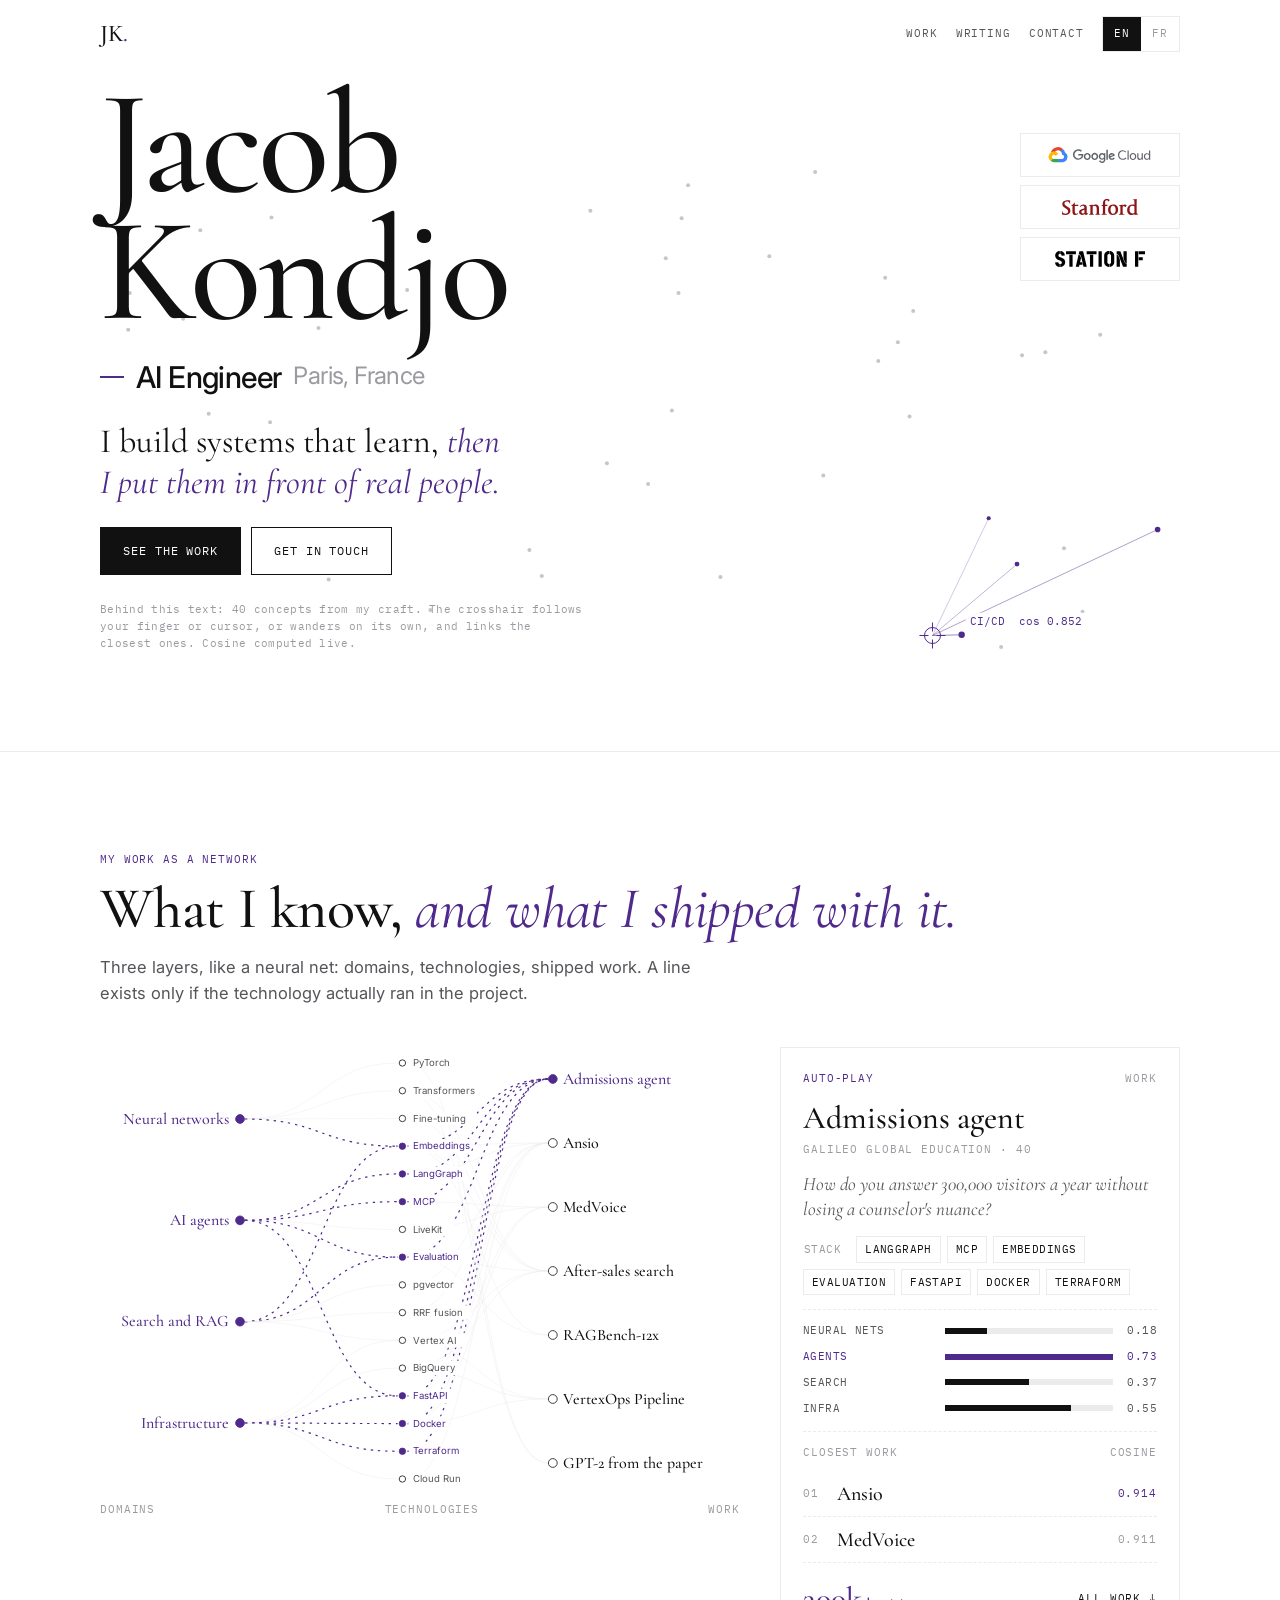
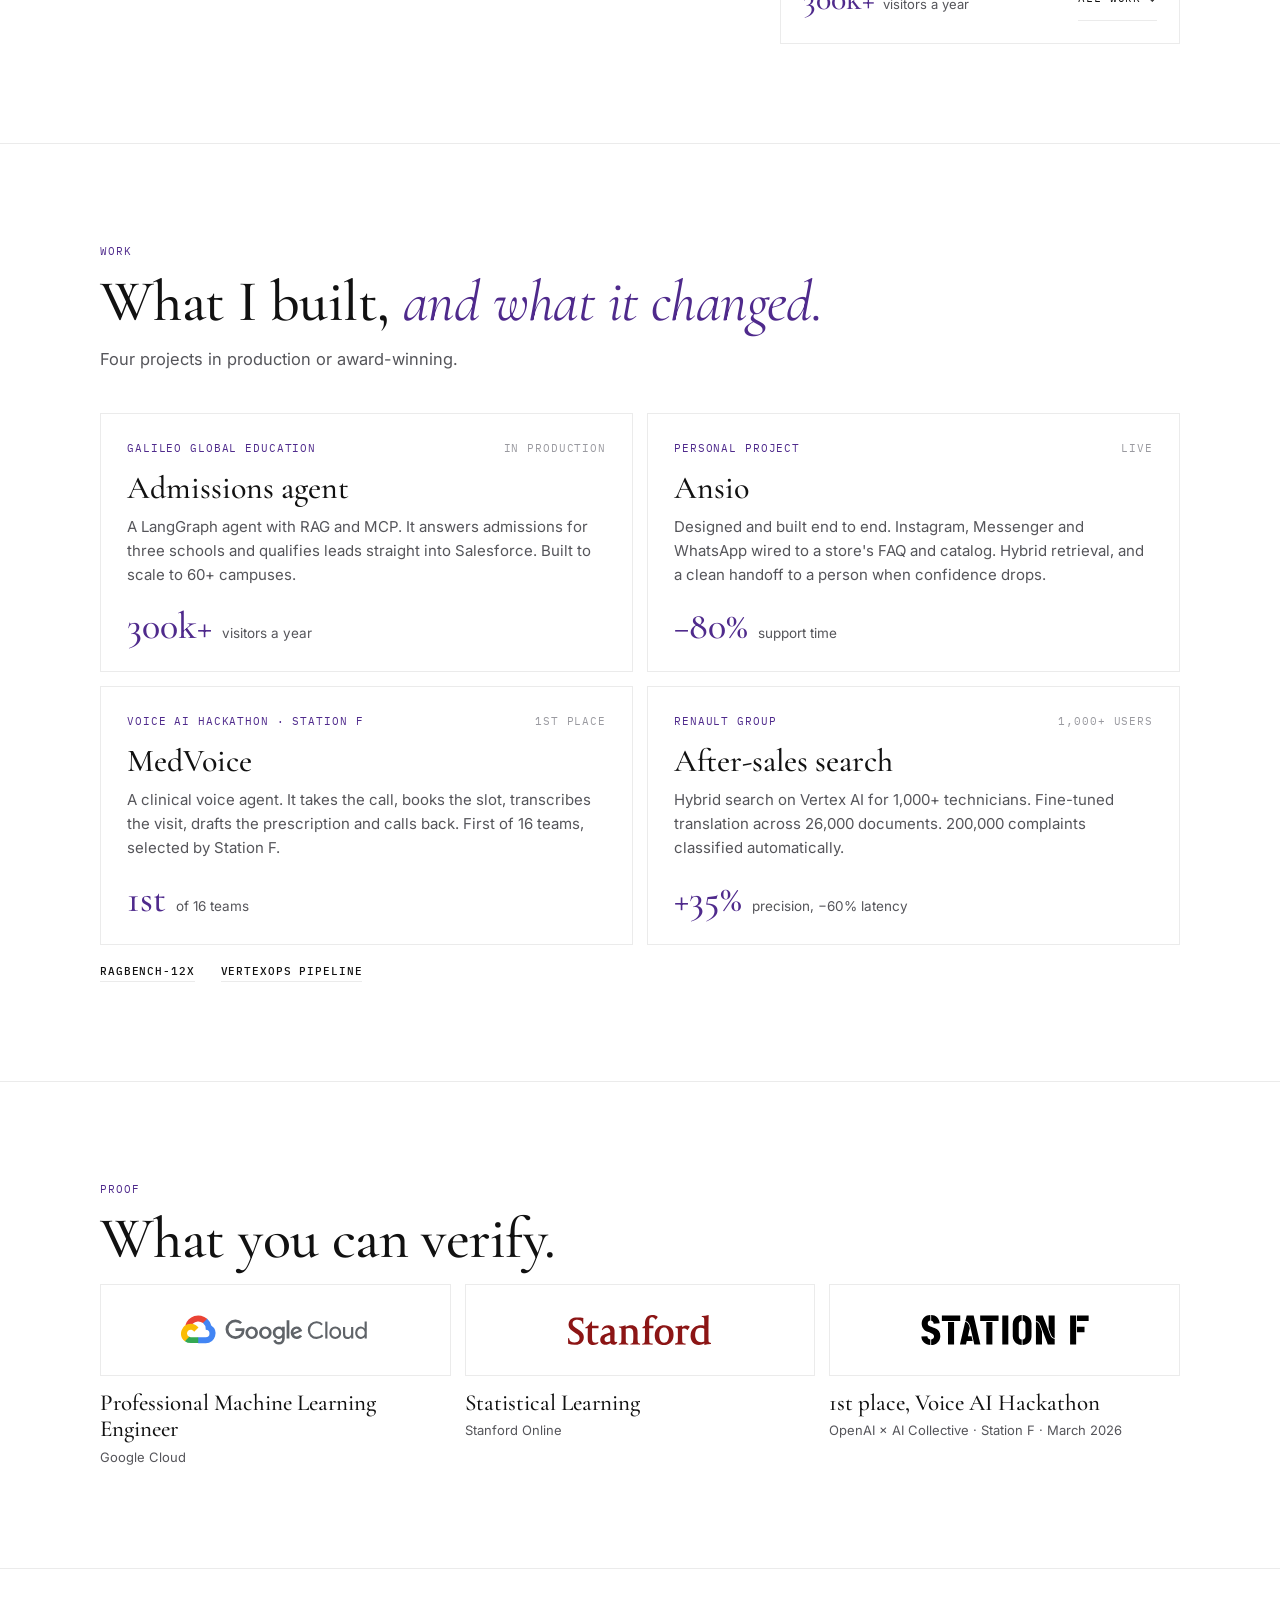
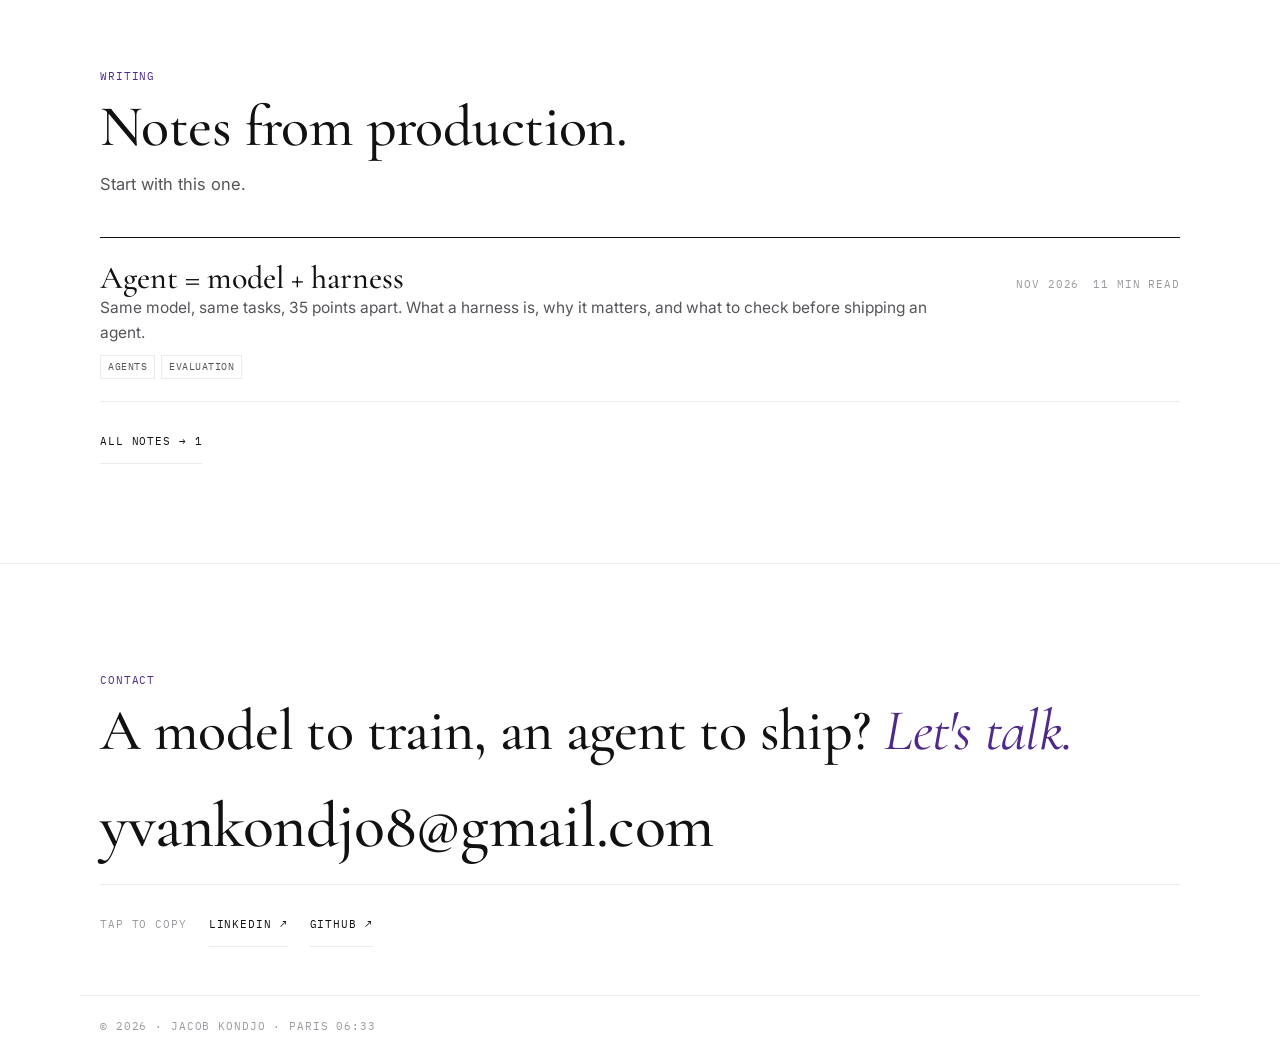
<file: index.html>
<!doctype html>
<html lang="en" data-palette="indigo">
<head>
<meta charset="utf-8">
<meta name="viewport" content="width=device-width,initial-scale=1,viewport-fit=cover">
<meta name="description" content="Jacob Kondjo, AI Engineer in Paris. Agents, search and deep learning shipped to production on Google Cloud. Google Cloud Professional ML Engineer.">
<meta name="theme-color" content="#4f2a8c">
<link rel="canonical" href="https://yvankondjo.github.io/">
<link rel="icon" href="data:image/svg+xml,%3Csvg xmlns='http://www.w3.org/2000/svg' viewBox='0 0 64 64'%3E%3Crect width='64' height='64' rx='14' fill='%234f2a8c'/%3E%3Ctext x='32' y='42' font-family='Georgia,serif' font-size='28' fill='white' text-anchor='middle'%3EJK%3C/text%3E%3C/svg%3E">
<meta property="og:type" content="website">
<meta property="og:title" content="Jacob Kondjo · AI Engineer">
<meta property="og:description" content="Jacob Kondjo, AI Engineer in Paris. Agents, search and deep learning shipped to production on Google Cloud. Google Cloud Professional ML Engineer.">
<meta property="og:url" content="https://yvankondjo.github.io/">
<meta name="twitter:card" content="summary">
<title>Jacob Kondjo · AI Engineer</title>
<link rel="preconnect" href="https://fonts.googleapis.com">
<link rel="preconnect" href="https://fonts.gstatic.com" crossorigin>
<link rel="stylesheet" href="https://fonts.googleapis.com/css2?family=Cormorant+Garamond:ital,wght@0,400;0,500;1,400;1,500&family=Inter:wght@400;500&family=IBM+Plex+Mono:wght@400;500&display=swap">
<style>

/* Mobile first : les styles de base visent un téléphone tenu d'une main (pouce en bas, cibles de 44 px, une colonne, glisser à l'horizontale pour les travaux).
   Les écrans plus grands ajoutent des colonnes à partir de 760 px. Ouverture : espace latent vivant. Puis le réseau et son panneau de cosinus. */
:root{
  --paper:#ffffff; --ink:#111111; --ink-2:#55555a; --ink-3:#9a9aa0; --rule:#ebebeb; --tint:#f4f1f8; --accent:#4f2a8c; --on-accent:#ffffff; --plate:#ffffff;
  --display:"Cormorant Garamond",Garamond,"Times New Roman",serif;
  --text:"Inter",system-ui,-apple-system,"Segoe UI",sans-serif;
  --mono:"IBM Plex Mono",ui-monospace,"SF Mono",Menlo,monospace;
  --ease:cubic-bezier(.2,.7,.1,1);
  --gut:max(20px,env(safe-area-inset-left,0px));
  --gut-r:max(20px,env(safe-area-inset-right,0px));
  --dock:calc(60px + env(safe-area-inset-bottom,0px));
}
@media (prefers-color-scheme:dark){:root:not([data-theme="light"]){
  --paper:#0c0c0c; --ink:#f2f2f0; --ink-2:#a5a5a0; --ink-3:#6a6a66; --rule:#242424; --tint:#1a1528; --accent:#b9a0f2; --on-accent:#0c0c0c; --plate:#f4f4f2; color-scheme:dark}}
:root[data-theme="dark"]{--paper:#0c0c0c; --ink:#f2f2f0; --ink-2:#a5a5a0; --ink-3:#6a6a66; --rule:#242424; --tint:#1a1528; --accent:#b9a0f2; --on-accent:#0c0c0c; --plate:#f4f4f2; color-scheme:dark}

/* ---------- Base : téléphone ---------- */
*{box-sizing:border-box}
html{scroll-behavior:smooth;scroll-padding-top:12px;-webkit-text-size-adjust:100%}
body{margin:0;background:var(--paper);color:var(--ink);font-family:var(--text);font-size:16px;line-height:1.6;-webkit-font-smoothing:antialiased;-webkit-tap-highlight-color:transparent;padding-bottom:var(--dock)}
a{color:inherit;text-decoration:none}
::selection{background:var(--accent);color:var(--on-accent)}
:focus-visible{outline:2px solid var(--accent);outline-offset:3px}
.in{max-width:1120px;margin:0 auto;padding-left:var(--gut);padding-right:var(--gut-r)}
.mono{font-family:var(--mono);font-size:11px;letter-spacing:.08em;text-transform:uppercase}
.lab{color:var(--accent)}
.mut{color:var(--ink-3)}
.ul{border-bottom:1px solid var(--rule);transition:border-color .4s,color .4s}
.ul:hover{border-color:var(--accent);color:var(--accent)}

/* Ouverture */
.hero{position:relative;overflow:hidden;border-bottom:1px solid var(--rule)}
.hero .in{position:relative;pointer-events:none;padding-block:calc(18px + env(safe-area-inset-top,0px)) 40px;display:flex;flex-direction:column;gap:18px}
.hero a,.hero .creds{pointer-events:auto}
h1{font-family:var(--display);font-weight:500;font-size:clamp(54px,16vw,148px);letter-spacing:-.02em;line-height:.86;margin:0}
h1 span{display:block}
.title{display:flex;align-items:center;flex-wrap:wrap;gap:6px 12px;margin:0;font-weight:500;font-size:21px;letter-spacing:-.02em;line-height:1.2}
.title::before{content:"";width:24px;height:2px;background:var(--accent);display:block}
.title span{color:var(--ink-3);font-weight:400;font-size:.8em}
.say{font-family:var(--display);font-weight:400;font-size:25px;line-height:1.22;margin:2px 0 0;max-width:20em;text-wrap:balance}
.say i{color:var(--accent)}
.id-row{display:grid;grid-template-columns:minmax(0,1fr) auto;gap:14px;align-items:center}
.creds{display:flex;flex-direction:column;gap:6px;align-items:stretch}
.cred{flex:none;display:flex;align-items:center;justify-content:center;height:34px;width:100px;padding:0 10px;background:var(--plate);border:1px solid var(--rule);transition:border-color .4s}
.cred:active,.cred:hover{border-color:var(--accent)}
.cred img{display:block;height:11px;width:auto}
.ctas{display:grid;grid-template-columns:1fr 1fr;gap:8px}
.btn{display:inline-flex;align-items:center;justify-content:center;min-height:50px;padding:0 14px;font-family:var(--mono);font-size:11.5px;letter-spacing:.08em;text-transform:uppercase;border:1px solid var(--ink);background:var(--paper);transition:background-color .3s,color .3s,border-color .3s,transform .15s}
.btn:active{transform:scale(.98)}
.btn:hover{border-color:var(--accent);color:var(--accent)}
.btn.solid{background:var(--ink);color:var(--paper)}
.btn.solid:hover{background:var(--accent);border-color:var(--accent);color:var(--on-accent)}
.legend{font-family:var(--mono);font-size:10.5px;letter-spacing:.03em;color:var(--ink-3);margin:2px 0 0;max-width:46em}
.hero .in{z-index:1;width:100%}
.space-wrap{position:absolute;inset:0}
.space{position:absolute;inset:0;touch-action:pan-y;overflow:hidden}
#field{position:absolute;inset:0;width:100%;height:100%;display:block}
.space-ui,.space-nn,.space-note{display:none!important}
.space-ui{position:absolute;top:10px;left:12px;right:12px;display:flex;justify-content:space-between;pointer-events:none}
.space-nn{list-style:none;margin:0;padding:0;border-bottom:1px solid var(--rule)}
.space-nn li{display:grid;grid-template-columns:22px minmax(0,1fr) auto;gap:10px;align-items:baseline;padding:9px 0;border-bottom:1px dashed var(--rule);font-variant-numeric:tabular-nums}
.space-nn li:last-child{border-bottom:0}
.space-nn b{font-family:var(--display);font-weight:500;font-size:20px}
.space-nn li:first-child b{color:var(--accent)}
.space-note{font-size:13px;color:var(--ink-3);margin:10px 0 0;line-height:1.5}
.p-tech{display:flex;flex-wrap:wrap;gap:6px}
.p-tech span{font-family:var(--mono);font-size:10.5px;letter-spacing:.04em;text-transform:uppercase;color:var(--ink);border:1px solid var(--rule);padding:4px 8px}
.p-tech span.k{border-color:transparent;color:var(--ink-3);padding-left:0}

/* Sections */
section.s{padding-block:56px;border-bottom:1px solid var(--rule)}
.kick{margin:0 0 10px}
h2{font-family:var(--display);font-weight:500;font-size:34px;line-height:1.06;letter-spacing:-.01em;margin:0 0 10px;text-wrap:balance}
h2 i{color:var(--accent);font-weight:400}
.lead{color:var(--ink-2);margin:0 0 26px;max-width:36em;font-size:15.5px}

/* Réseau + panneau : le panneau d'abord sur téléphone, le réseau en dessous comme carte */
.inst{display:flex;flex-direction:column;gap:18px}
.mnet{order:1;position:relative}
.mlines{position:absolute;inset:0;width:100%;height:100%;pointer-events:none;overflow:visible;z-index:0}
.mlines path{fill:none;stroke:var(--accent);stroke-width:1.3;stroke-dasharray:3 5;animation:run 1.4s linear infinite;opacity:.8}
.mlab{margin:0 0 8px;position:relative;z-index:1}
.mrow{display:flex;flex-wrap:wrap;gap:6px;margin:0 0 34px;position:relative;z-index:1}
.mrow:last-of-type{margin-bottom:12px}
.mchip{all:unset;box-sizing:border-box;cursor:pointer;min-height:38px;padding:0 11px;display:inline-flex;align-items:center;border:1px solid var(--rule);background:var(--paper);font-family:var(--display);font-weight:500;font-size:18px;line-height:1;transition:border-color .3s,color .3s,background-color .3s,opacity .3s}
.mchip.t{font-family:var(--mono);font-weight:400;font-size:10.5px;letter-spacing:.05em;text-transform:uppercase;min-height:34px;padding:0 9px}
.mchip.on{border-color:var(--accent);color:var(--accent);background:var(--tint)}
.mchip.me{background:var(--accent);border-color:var(--accent);color:var(--on-accent)}
.mnet.sel .mchip:not(.on):not(.me){color:var(--ink-3)}
.mchip:focus-visible{outline:2px solid var(--accent);outline-offset:2px}
.mhint{margin:0}
.panel{order:2;border:1px solid var(--rule);padding:18px;display:flex;flex-direction:column;gap:14px}
.panel .p-tech{display:none}
.graph-box{display:none}
.p-h{display:flex;justify-content:space-between;gap:10px}
.p-t{font-family:var(--display);font-weight:500;font-size:30px;line-height:1.05;margin:0}
.p-w{margin:6px 0 0}
.p-q{font-family:var(--display);font-style:italic;font-size:19px;line-height:1.3;color:var(--ink-2);margin:0}
.dims{display:grid;gap:9px;padding-top:12px;border-top:1px dashed var(--rule)}
.dim{display:grid;grid-template-columns:96px minmax(0,1fr) 34px;gap:10px;align-items:center;font-family:var(--mono);font-size:10.5px;letter-spacing:.04em;text-transform:uppercase;color:var(--ink-2)}
.dim .tr{height:6px;background:var(--rule);position:relative;overflow:hidden}
.dim .tr i{position:absolute;left:0;top:0;bottom:0;width:0;background:var(--ink);transition:width .5s var(--ease)}
.dim.top{color:var(--accent)}
.dim.top .tr i{background:var(--accent)}
.dim .v{text-align:right;font-variant-numeric:tabular-nums}
.nn-h{display:flex;justify-content:space-between;padding-top:12px;border-top:1px dashed var(--rule)}
.nn{list-style:none;margin:-4px 0 0;padding:0}
.nn li{display:grid;grid-template-columns:24px minmax(0,1fr) auto;gap:10px;align-items:center;min-height:46px;border-bottom:1px dashed var(--rule);cursor:pointer;font-variant-numeric:tabular-nums}
.nn li b{font-family:var(--display);font-weight:500;font-size:20px;transition:color .3s}
.nn li:hover b,.nn li:active b{color:var(--accent)}
.p-foot{display:flex;justify-content:space-between;align-items:center;gap:12px;min-height:44px}
.p-m b{font-family:var(--display);font-weight:500;font-size:32px;line-height:1;color:var(--accent);margin-right:8px}
.p-m span{font-size:13px;color:var(--ink-2)}
.p-l{display:inline-flex;align-items:center;min-height:44px;white-space:nowrap;flex:none}
.chips{display:flex;gap:6px;overflow-x:auto;scrollbar-width:none;margin:0 calc(-1 * var(--gut-r)) 0 calc(-1 * var(--gut));padding:2px var(--gut-r) 6px var(--gut);scroll-snap-type:x mandatory}
.chips::-webkit-scrollbar{display:none}
.chip{all:unset;box-sizing:border-box;flex:none;scroll-snap-align:start;min-height:40px;padding:0 14px;display:inline-flex;align-items:center;border:1px solid var(--rule);font-family:var(--display);font-weight:500;font-size:18px;cursor:pointer;transition:border-color .3s,color .3s,background-color .3s}
.chip[aria-pressed="true"]{border-color:var(--accent);color:var(--accent);background:var(--tint)}
.chip:focus-visible{outline:2px solid var(--accent);outline-offset:2px}
#graph{display:block;width:100%;height:auto}
#graph text{font-family:var(--text);fill:var(--ink-2);transition:fill .35s}
#graph .big text{font-family:var(--display);font-weight:500;font-size:20px;fill:var(--ink)}
#graph .small text{font-size:12px}
#graph path{fill:none;stroke:var(--rule);stroke-width:1;transition:stroke .35s,opacity .35s}
#graph circle.dot{fill:var(--paper);stroke:var(--ink);stroke-width:1;transition:fill .35s,stroke .35s}
#graph circle.hit{fill:transparent;stroke:none}
#graph g.node{cursor:pointer}
#graph g.node:focus{outline:none}
#graph.on path{opacity:.55}
#graph path.lit{stroke:var(--accent);stroke-width:1.5;opacity:1;stroke-dasharray:3 6;animation:run 1.4s linear infinite}
@keyframes run{to{stroke-dashoffset:-36}}
#graph g.lit circle.dot{fill:var(--accent);stroke:var(--accent)}
#graph g.lit text{fill:var(--accent)}
.graph-cap{display:flex;justify-content:space-between;gap:12px;margin-top:6px}

/* Travaux : on glisse au pouce */
.works{display:flex;gap:12px;overflow-x:auto;scroll-snap-type:x mandatory;scrollbar-width:none;margin:0 calc(-1 * var(--gut-r)) 0 calc(-1 * var(--gut));padding:0 var(--gut-r) 8px var(--gut);scroll-padding-left:var(--gut)}
.works::-webkit-scrollbar{display:none}
.work{flex:0 0 84%;scroll-snap-align:start;display:flex;flex-direction:column;gap:10px;padding:22px;border:1px solid var(--rule);transition:border-color .4s}
.work:hover,.work:active{border-color:var(--accent)}
.work .top{display:flex;justify-content:space-between;gap:10px}
.work h3{font-family:var(--display);font-weight:500;font-size:29px;line-height:1.05;margin:4px 0 0}
.work p{margin:0;color:var(--ink-2);font-size:15px}
.work .k{display:flex;align-items:baseline;gap:10px;margin-top:auto;padding-top:10px}
.work .k b{font-family:var(--display);font-weight:500;font-size:38px;line-height:1;color:var(--accent)}
.work .k span{font-size:13.5px;color:var(--ink-2)}
.swipe{display:flex;justify-content:space-between;align-items:center;margin-top:10px}
.dots{display:flex;gap:6px}
.dots i{width:6px;height:6px;border-radius:50%;background:var(--rule);transition:background-color .3s,width .3s}
.dots i.on{background:var(--accent);width:16px;border-radius:3px}
.also{display:flex;flex-direction:column;margin-top:18px;border-top:1px solid var(--rule)}
.also a{display:flex;justify-content:space-between;align-items:center;min-height:48px;border-bottom:1px solid var(--rule);font-family:var(--display);font-weight:500;font-size:20px}
.also a span{font-family:var(--mono);font-size:11px;color:var(--ink-3)}

/* Preuves : une ligne par preuve */
.proofs{display:flex;flex-direction:column;border-top:1px solid var(--rule)}
.proof{display:grid;grid-template-columns:112px minmax(0,1fr);gap:14px;align-items:center;padding:14px 0;border-bottom:1px solid var(--rule)}
.proof .plate{height:52px;display:flex;align-items:center;justify-content:center;background:var(--plate);border:1px solid var(--rule);padding:0 10px}
.proof .plate img{max-height:18px;max-width:100%;display:block}
.proof b{display:block;font-family:var(--display);font-weight:500;font-size:20px;line-height:1.15}
.proof span{font-size:13px;color:var(--ink-2)}

/* Écrits, contact */
.post{display:flex;flex-direction:column;gap:2px;padding:14px 0;border-top:1px solid var(--rule)}
.post:last-child{border-bottom:1px solid var(--rule)}
.post b{font-family:var(--display);font-weight:500;font-size:22px;line-height:1.2;transition:color .3s}
.post:hover b{color:var(--accent)}
.end{padding-block:64px 40px}
.mail{display:block;font-family:var(--display);font-weight:500;font-size:clamp(28px,8.4vw,64px);letter-spacing:-.01em;cursor:copy;user-select:all;overflow-wrap:anywhere;padding-bottom:6px;border-bottom:1px solid var(--rule);transition:color .3s,border-color .3s}
.mail:hover{color:var(--accent);border-color:var(--accent)}
.end .row{display:flex;gap:10px 22px;flex-wrap:wrap;margin-top:18px}
.end .row a,.end .row span{min-height:44px;display:inline-flex;align-items:center}
footer .in{display:flex;flex-direction:column;gap:14px;padding-block:22px 28px;border-top:1px solid var(--rule)}

/* Barre du bas, à portée de pouce */
.dock{position:fixed;left:0;right:0;bottom:0;z-index:15;display:grid;grid-template-columns:repeat(4,1fr);background:color-mix(in srgb,var(--paper) 92%,transparent);backdrop-filter:blur(10px);-webkit-backdrop-filter:blur(10px);border-top:1px solid var(--rule);padding:0 var(--gut-r) env(safe-area-inset-bottom,0px) var(--gut)}
.dock a{display:flex;flex-direction:column;align-items:center;justify-content:center;gap:5px;height:60px;font-family:var(--mono);font-size:10px;letter-spacing:.08em;text-transform:uppercase;color:var(--ink-3);transition:color .3s}
.dock a::before{content:"";width:5px;height:5px;border-radius:50%;background:currentColor;opacity:.4;transition:opacity .3s,transform .3s}
.dock a[aria-current="true"]{color:var(--accent)}
.dock a[aria-current="true"]::before{opacity:1;transform:scale(1.4)}

/* ---------- Tablette et ordinateur ---------- */
@media (min-width:760px){
  body{font-size:16.5px;padding-bottom:0}
  .dock{display:none}
  .hero .in{padding-block:clamp(72px,13vh,128px) clamp(56px,11vh,104px);gap:24px}
  .title{font-size:clamp(22px,2.6vw,30px)}
  .say{font-size:clamp(26px,2.8vw,34px)}
  .creds{gap:8px}
  .cred{height:44px;width:160px;padding:0 14px}
  .cred img{height:16px}
  .space-wrap{position:absolute;inset:0;margin:0;padding:0}
  .space{height:100%;border:0;touch-action:pan-y}
  .space-ui,.space-nn,.space-note{display:none}
  .hero .in{z-index:1}
  .ctas{display:flex;gap:10px}
  .btn{min-height:48px;padding:0 22px}
  section.s{padding-block:clamp(72px,11vh,112px)}
  h2{font-size:clamp(40px,4.8vw,58px);margin-bottom:14px}
  .lead{font-size:16.5px;margin-bottom:40px}
  .chips{display:none}
  .works{display:grid;grid-template-columns:repeat(2,minmax(0,1fr));gap:14px;overflow:visible;margin:0;padding:0}
  .work{padding:26px}
  .work h3{font-size:32px}
  .swipe{display:none}
  .also{flex-direction:row;flex-wrap:wrap;gap:10px 26px;border-top:0}
  .also a{min-height:0;border-bottom:1px solid var(--rule);font-family:var(--mono);font-size:11px;text-transform:uppercase;letter-spacing:.08em}
  .also a span{display:none}
  .proofs{display:grid;grid-template-columns:repeat(3,minmax(0,1fr));gap:14px;border-top:0}
  .proof{display:flex;flex-direction:column;align-items:stretch;padding:0;border-bottom:0}
  .proof .plate{height:92px;padding:0 20px}
  .proof .plate img{max-height:30px}
  .proof b{font-size:23px}
  .post{flex-direction:row;justify-content:space-between;align-items:baseline}
  .post b{font-size:25px}
  .end{padding-block:clamp(80px,12vh,120px) 48px}
  footer .in{flex-direction:row;justify-content:space-between;align-items:center}
}
@media (min-width:960px){
  .inst{display:grid;grid-template-columns:minmax(0,1.6fr) minmax(300px,1fr);gap:40px;align-items:start}
  .panel{order:2;position:sticky;top:24px;padding:22px}
  .panel .p-tech{display:flex}
  .graph-box{order:1;display:block}
  .mnet{display:none}
  .p-t{font-size:32px}
  .dim{grid-template-columns:132px minmax(0,1fr) 34px}
}
/* Violet (indigo), the only site colour */
:root[data-palette="indigo"]{--accent:#4f2a8c;--tint:#f2eef8;--on-accent:#ffffff}
@media (prefers-color-scheme:dark){
  :root:not([data-theme="light"])[data-palette="indigo"]{--accent:#b9a0f2;--tint:#1a1528;--on-accent:#0c0c0c}
}
:root[data-theme="dark"][data-palette="indigo"]{--accent:#b9a0f2;--tint:#1a1528;--on-accent:#0c0c0c}
@media (prefers-reduced-motion:reduce){*{animation:none!important;transition:none!important}html{scroll-behavior:auto}}

/* Barre du haut, langue, blog */
.bar{position:relative;z-index:3;display:flex;justify-content:space-between;align-items:center;gap:16px;height:56px;padding-top:env(safe-area-inset-top,0px)}
.mark{font-family:var(--display);font-weight:500;font-size:24px;letter-spacing:-.02em}
.mark::after{content:".";color:var(--accent)}
.bar nav{display:flex;align-items:center;gap:18px}
.bar nav a{display:inline-flex;align-items:center;min-height:44px;color:var(--ink-2);transition:color .3s}
.bar nav a:hover,.bar nav a[aria-current="page"]{color:var(--accent)}
.bar nav .hide-s{display:none}
.lang{display:inline-flex;border:1px solid var(--rule)}
.lang button{all:unset;cursor:pointer;min-width:38px;min-height:34px;display:inline-flex;align-items:center;justify-content:center;font-family:var(--mono);font-size:11px;letter-spacing:.08em;color:var(--ink-3);transition:color .3s,background-color .3s}
.lang button[aria-pressed="true"]{background:var(--ink);color:var(--paper)}
.lang button:focus-visible{outline:2px solid var(--accent);outline-offset:2px}
.hero .in{padding-top:12px}

.view[hidden]{display:none!important}
.blog-head{padding-block:40px 28px}
.blog-head h1{font-family:var(--display);font-weight:500;font-size:clamp(44px,9vw,92px);line-height:.95;letter-spacing:-.015em;margin:0 0 16px}
.blog-head h1 i{color:var(--accent);font-weight:400}
.notes{border-top:1px solid var(--ink);margin-bottom:64px}
.note{display:grid;grid-template-columns:minmax(0,1fr);gap:6px;padding:22px 0;border-bottom:1px solid var(--rule)}
.note .t{font-family:var(--display);font-weight:500;font-size:28px;line-height:1.1;transition:color .3s}
.note:hover .t{color:var(--accent)}
.note p{margin:0;color:var(--ink-2);font-size:15.5px}
.note .meta{display:flex;gap:14px;flex-wrap:wrap}
.art{max-width:720px;padding-block:28px 72px}
.art .back{display:inline-flex;align-items:center;min-height:44px;margin-bottom:18px}
.art h1{font-family:var(--display);font-weight:500;font-size:clamp(38px,7vw,64px);line-height:1;letter-spacing:-.015em;margin:8px 0 18px;text-wrap:balance}
.art .meta{display:flex;gap:14px;flex-wrap:wrap;padding-bottom:22px;margin-bottom:28px;border-bottom:1px solid var(--rule)}
.art p{font-size:17.5px;line-height:1.8;margin:0 0 1.2em}
.art p.lede{font-family:var(--display);font-size:25px;line-height:1.4;color:var(--ink)}
.art p.pull{font-family:var(--display);font-style:italic;font-size:26px;line-height:1.35;color:var(--accent);border-left:2px solid var(--accent);padding-left:18px;margin:1.6em 0}
.art .next{display:flex;flex-direction:column;gap:6px;margin-top:40px;padding-top:22px;border-top:1px solid var(--rule)}
.art .next a{font-family:var(--display);font-weight:500;font-size:26px;line-height:1.15}
.art .next a:hover{color:var(--accent)}
.draft{color:var(--accent)}
.note.soon .t{color:var(--ink-3)}
.note.soon:hover .t{color:var(--ink-3)}
.tags-row{display:flex;flex-wrap:wrap;gap:6px;margin-top:10px}
.tags-row em{font-style:normal;font-family:var(--mono);font-size:10px;letter-spacing:.05em;text-transform:uppercase;color:var(--ink-2);border:1px solid var(--rule);padding:3px 7px}
.tags-row em.pj{border-color:transparent;color:var(--accent);padding-left:0}
.filters[hidden]{display:none}
.filters{display:flex;flex-direction:column;gap:14px;margin-bottom:18px;position:sticky;top:0;z-index:4;background:var(--paper);padding:12px 0;border-bottom:1px solid var(--rule)}
.seg{display:inline-flex;align-self:flex-start;border:1px solid var(--ink)}
.seg button{all:unset;cursor:pointer;min-height:40px;padding:0 16px;display:inline-flex;align-items:center;font-size:11px;letter-spacing:.08em;text-transform:uppercase;transition:background-color .3s,color .3s}
.seg button[aria-pressed="true"]{background:var(--ink);color:var(--paper)}
.fchips{display:flex;gap:6px;overflow-x:auto;scrollbar-width:none;margin:0 calc(-1 * var(--gut-r)) 0 calc(-1 * var(--gut));padding:0 var(--gut-r) 2px var(--gut)}
.fchips::-webkit-scrollbar{display:none}
.fchip{all:unset;box-sizing:border-box;flex:none;cursor:pointer;min-height:40px;padding:0 14px;display:inline-flex;align-items:center;gap:8px;border:1px solid var(--rule);font-family:var(--display);font-weight:500;font-size:18px;transition:border-color .3s,color .3s,background-color .3s}
.fchip span{font-family:var(--mono);font-size:10.5px;color:var(--ink-3)}
.fchip[aria-pressed="true"]{border-color:var(--accent);color:var(--accent);background:var(--tint)}
.fchip:focus-visible,.seg button:focus-visible,.sortb:focus-visible{outline:2px solid var(--accent);outline-offset:2px}
.sortrow{display:flex;justify-content:space-between;align-items:center;gap:12px}
.sorts{display:flex;align-items:center;gap:4px}
.sortb{all:unset;cursor:pointer;min-height:36px;padding:0 10px;display:inline-flex;align-items:center;color:var(--ink-3);border-bottom:1px solid transparent;transition:color .3s,border-color .3s}
.sortb[aria-pressed="true"]{color:var(--accent);border-color:var(--accent)}
.series{border:1px solid var(--rule);padding:16px 18px;margin:0 0 28px}
.series ol{list-style:none;margin:10px 0 0;padding:0}
.series li{display:grid;grid-template-columns:64px minmax(0,1fr) auto;gap:10px;align-items:baseline;padding:8px 0;border-top:1px dashed var(--rule)}
.series li b,.series li a{font-family:var(--display);font-weight:500;font-size:19px;line-height:1.2}
.series li.here b{color:var(--accent)}
.series li a:hover{color:var(--accent)}
@media (min-width:760px){
  .bar nav .hide-s{display:inline-flex}
  .bar{height:68px}
  .note{grid-template-columns:minmax(0,1fr) 200px;gap:24px;align-items:baseline}
  .note .meta{justify-content:flex-end}
  .note .t{font-size:32px}
  .filters{flex-direction:row;flex-wrap:wrap;align-items:center;justify-content:space-between}
  .fchips{flex-wrap:wrap;overflow:visible;margin:0;padding:0;flex:1 1 100%;order:3}
  .sortrow{order:2}
}
</style>
</head>
<body>

<header class="in bar">
  <a class="mark" href="#top" aria-label="Jacob Kondjo">JK</a>
  <nav class="mono" aria-label="Navigation">
    <a class="hide-s" href="#work" data-t="nav_work"></a>
    <a href="#blog" id="nav-blog" data-t="nav_writing"></a>
    <a class="hide-s" href="#contact" data-t="nav_contact"></a>
    <span class="lang" role="group" aria-label="Language"><button type="button" data-lang="en">EN</button><button type="button" data-lang="fr">FR</button></span>
  </nav>
</header>

<main class="view" id="v-home">
  <section class="hero" id="top" aria-label="Jacob Kondjo">
    <div class="space-wrap"><div class="space" id="space"><canvas id="field" aria-hidden="true"></canvas></div></div>
    <div class="in">
      <div class="id-row">
        <h1><span>Jacob</span><span>Kondjo</span></h1>
        <div class="creds" aria-label="Certifications">
          <a class="cred" href="#proof"><img src="[data-uri]" alt="Google Cloud Professional ML Engineer" width="110" height="17"></a>
          <a class="cred" href="#proof"><img src="[data-uri]" alt="Stanford Statistical Learning" width="81" height="17"></a>
          <a class="cred" href="#proof"><img src="[data-uri]" alt="Station F" width="95" height="17"></a>
        </div>
      </div>
      <p class="title">AI Engineer <span>Paris, France</span></p>
      <p class="say" data-t="hero_say"></p>
      <div class="ctas"><a class="btn solid" href="#network" data-t="cta_work"></a><a class="btn" href="#contact" data-t="cta_contact"></a></div>
      <p class="legend" data-t="legend"></p>
    </div>
  </section>

  <section class="s" id="network">
    <div class="in">
      <p class="mono lab kick" data-t="net_kick"></p>
      <h2 data-t="net_h2"></h2>
      <p class="lead" data-t="net_lead"></p>
      <div class="inst">
        <div class="mnet" id="mnet">
          <svg class="mlines" id="mlines" aria-hidden="true"></svg>
          <p class="mono mut mlab" data-t="l1"></p><div class="mrow" id="mr-d"></div>
          <p class="mono mut mlab" data-t="l2"></p><div class="mrow" id="mr-s"></div>
          <p class="mono mut mlab" data-t="l3"></p><div class="mrow" id="mr-p"></div>
          <p class="mono mut mhint" data-t="hint"></p>
        </div>
        <aside class="panel" aria-live="polite">
          <div class="p-h mono"><span class="lab" id="mode"></span><span class="mut" id="kind"></span></div>
          <div><p class="p-t" id="p-t"></p><p class="p-w mono mut" id="p-w"></p></div>
          <p class="p-q" id="p-q"></p>
          <div class="p-tech" id="p-tech"></div>
          <div class="dims" id="dims"></div>
          <div class="nn-h mono"><span class="mut" data-t="nn_h"></span><span class="mut" data-t="cos"></span></div>
          <ol class="nn" id="nn"></ol>
          <div class="p-foot"><span class="p-m" id="p-m"></span><a class="mono ul p-l" id="p-l" href="#work"></a></div>
        </aside>
        <div class="graph-box">
          <svg id="graph" role="img" aria-label="Domains, technologies, work"></svg>
          <div class="graph-cap mono mut"><span data-t="cap_d"></span><span data-t="cap_s"></span><span data-t="cap_p"></span></div>
        </div>
      </div>
    </div>
  </section>

  <section class="s" id="work">
    <div class="in">
      <p class="mono lab kick" data-t="work_kick"></p>
      <h2 data-t="work_h2"></h2>
      <p class="lead" data-t="work_lead"></p>
      <div class="works" id="works"></div>
      <div class="swipe"><span class="mono mut" data-t="swipe"></span><span class="dots" id="dots"></span></div>
      <div class="also">
        <a href="https://github.com/yvankondjo/Ragbench">RAGBench-12x<span data-t="oss"></span></a>
        <a href="https://github.com/yvankondjo/VertexOps-Pipeline">VertexOps Pipeline<span data-t="oss"></span></a>
        <a href="https://github.com/yvankondjo/GPT2"><span data-t="gpt2_name"></span><span data-t="oss"></span></a>
      </div>
    </div>
  </section>

  <section class="s" id="proof">
    <div class="in">
      <p class="mono lab kick" data-t="proof_kick"></p>
      <h2 data-t="proof_h2"></h2>
      <div class="proofs">
        <div class="proof"><div class="plate"><img src="[data-uri]" alt="Google Cloud" width="190" height="30"></div><div><b>Professional Machine Learning Engineer</b><span>Google Cloud</span></div></div>
        <div class="proof"><div class="plate"><img src="[data-uri]" alt="Stanford" width="143" height="30"></div><div><b>Statistical Learning</b><span>Stanford Online</span></div></div>
        <div class="proof"><div class="plate"><img src="[data-uri]" alt="Station F" width="168" height="30"></div><div><b data-t="proof3_t"></b><span data-t="proof3_s"></span></div></div>
      </div>
    </div>
  </section>

  <section class="s" id="writing">
    <div class="in">
      <p class="mono lab kick" data-t="writ_kick"></p>
      <h2 data-t="writ_h2"></h2>
      <p class="lead" data-t="writ_h2b"></p>
      <div id="home-notes"></div>
      <p style="margin:18px 0 0"><a class="mono ul p-l" href="#blog"><span data-t="writ_all"></span>&nbsp;<span id="all-count"></span></a></p>
    </div>
  </section>

  <section class="end" id="contact">
    <div class="in">
      <p class="mono lab kick" data-t="contact_kick"></p>
      <h2 data-t="contact_h2"></h2>
      <span class="mail" id="mail">yvankondjo8@gmail.com</span>
      <div class="row mono"><span class="mut" id="mail-note" data-t="tap_copy"></span><a class="ul" href="https://linkedin.com/in/jacob-kondjo">LinkedIn ↗</a><a class="ul" href="https://github.com/yvankondjo">GitHub ↗</a></div>
    </div>
  </section>
</main>

<main class="view" id="v-blog" hidden>
  <div class="in blog-head">
    <p class="mono lab kick" data-t="writ_kick"></p>
    <h1 data-t="blog_h1"></h1>
    <p class="lead" data-t="blog_lead"></p>
  </div>
  <div class="in">
    <div class="filters">
      <div class="seg mono" role="group" aria-label="Group"><button type="button" data-by="theme"></button><button type="button" data-by="project"></button></div>
      <div class="fchips" id="fchips" role="group" aria-label="Filter"></div>
      <div class="sortrow mono"><span class="mut" id="ncount"></span><span class="sorts"><span class="mut" id="sort-l"></span><button type="button" class="sortb" data-sort="feat"></button><button type="button" class="sortb" data-sort="short"></button></span></div>
    </div>
    <div class="notes" id="blog-notes"></div>
  </div>
</main>

<main class="view" id="v-post" hidden>
  <article class="in art" id="post"></article>
</main>

<footer><div class="in mono mut"><span>© 2026 · Jacob Kondjo · Paris <span id="clock">--:--</span></span></div></footer>

<nav class="dock" aria-label="Sections">
  <a href="#network" data-s="network" data-t="dock_network"></a>
  <a href="#work" data-s="work" data-t="dock_work"></a>
  <a href="#blog" data-s="blog" data-t="dock_writing"></a>
  <a href="#contact" data-s="contact" data-t="dock_contact"></a>
</nav>

<script>
(() => {
  const $ = id => document.getElementById(id);
  const reduce = matchMedia("(prefers-reduced-motion: reduce)").matches;
  const css = n => getComputedStyle(document.documentElement).getPropertyValue(n).trim();
  let C = {};
  const colors = () => { C = {ink:css("--ink"), accent:css("--accent"), paper:css("--paper")}; };
  colors();
  matchMedia("(prefers-color-scheme: dark)").addEventListener("change", colors);
  new MutationObserver(colors).observe(document.documentElement, {attributes:true, attributeFilter:["data-theme","data-palette"]});

  /* ---------------- Textes ---------------- */
  const T = {
    en: {
      nav_work:"Work", nav_writing:"Writing", nav_contact:"Contact", colour:"Colour",
      dock_network:"Network", dock_work:"Work", dock_writing:"Writing", dock_contact:"Contact",
      hero_say:"I build systems that learn, <i>then I put them in front of real people.</i>",
      cta_work:"See the work", cta_contact:"Get in touch",
      legend:"Behind this text: 40 concepts from my craft. The crosshair follows your finger or cursor, or wanders on its own, and links the closest ones. Cosine computed live.",
      net_kick:"My work as a network", net_h2:"What I know, <i>and what I shipped with it.</i>",
      net_lead:"Three layers, like a neural net: domains, technologies, shipped work. A line exists only if the technology actually ran in the project.",
      l1:"Layer 1 · Domains", l2:"Layer 2 · Technologies", l3:"Output · Work", hint:"Tap a box. The path lights up.",
      cap_d:"Domains", cap_s:"Technologies", cap_p:"Work",
      p_auto:"Auto-play", p_pick:"Your pick", k_work:"Work", k_domain:"Domain", k_skill:"Technology", stack:"Stack",
      nn_h:"Closest work", cos:"cosine", code:"Code ↗", see:"See the project ↗", all_work:"All work ↓",
      used_in:n => `Used in ${n} ${n > 1 ? "projects" : "project"}`, used_list:"Used in: ",
      work_kick:"Work", work_h2:"What I built, <i>and what it changed.</i>", work_lead:"Four projects in production or award-winning.",
      swipe:"Slides on its own · swipe →", oss:"Open source ↗", gpt2_name:"GPT-2 from the paper",
      proof_kick:"Proof", proof_h2:"What you can verify.",
      proof3_t:"1st place, Voice AI Hackathon", proof3_s:"OpenAI × AI Collective · Station F · March 2026",
      writ_kick:"Writing", writ_h2:"Notes from production.", writ_all:"All notes →", writ_h2b:"Start with this one.",
      blog_h1:"Notes from <i>production.</i>",
      blog_lead:"Short field notes on training models and shipping agents. What worked, what broke, what I would do again.",
      contact_kick:"Contact", contact_h2:"A model to train, an agent to ship? <i>Let's talk.</i>",
      tap_copy:"Tap to copy", copied:"Copied",
      back:"← All notes", draft:"Draft", min:"min read", next:"Next note", soon:"Coming soon", by_theme:"By theme", by_project:"By project", all:"All", sort:"Sort", s_feat:"Featured", s_short:"Shortest", n_notes:n => `${n} ${n > 1 ? "notes" : "note"}`, series:"Series", part:"Part", featured:"Featured", empty:"Nothing here yet."
    },
    fr: {
      nav_work:"Travaux", nav_writing:"Écrits", nav_contact:"Contact", colour:"Couleur",
      dock_network:"Réseau", dock_work:"Travaux", dock_writing:"Écrits", dock_contact:"Écrire",
      hero_say:"Je construis des systèmes qui apprennent, <i>puis je les mets devant de vraies personnes.</i>",
      cta_work:"Voir le travail", cta_contact:"Me contacter",
      legend:"Derrière ce texte, 40 concepts de mon métier. La croix suit votre doigt ou votre curseur, ou se promène seule, et relie les plus proches. Cosinus calculé en direct.",
      net_kick:"Mon travail comme un réseau", net_h2:"Ce que je sais, <i>et ce que j'en ai fait.</i>",
      net_lead:"Trois couches, comme un réseau de neurones : domaines, technologies, travaux livrés. Un trait n'existe que si la technologie a vraiment servi dans le projet.",
      l1:"Couche 1 · Domaines", l2:"Couche 2 · Technologies", l3:"Sortie · Travaux", hint:"Touchez une case. Le chemin s'allume.",
      cap_d:"Domaines", cap_s:"Technologies", cap_p:"Travaux",
      p_auto:"Lecture automatique", p_pick:"Votre sélection", k_work:"Travail", k_domain:"Domaine", k_skill:"Technologie", stack:"Stack",
      nn_h:"Travaux les plus proches", cos:"cosinus", code:"Code ↗", see:"Voir le projet ↗", all_work:"Tous les travaux ↓",
      used_in:n => `Utilisée dans ${n} ${n > 1 ? "travaux" : "travail"}`, used_list:"Utilisée dans : ",
      work_kick:"Travaux", work_h2:"Ce que j'ai construit, <i>et ce que ça a changé.</i>", work_lead:"Quatre projets en production ou primés.",
      swipe:"Défile seul · glissez →", oss:"Open source ↗", gpt2_name:"GPT-2 depuis le papier",
      proof_kick:"Preuves", proof_h2:"Ce qui se vérifie.",
      proof3_t:"1<sup>re</sup> place, Voice AI Hackathon", proof3_s:"OpenAI × AI Collective · Station F · mars 2026",
      writ_kick:"Écrits", writ_h2:"Notes de production.", writ_all:"Tous les écrits →", writ_h2b:"Commencez par celle-ci.",
      blog_h1:"Notes de <i>production.</i>",
      blog_lead:"Des notes de terrain, courtes, sur l'entraînement de modèles et la mise en production d'agents. Ce qui a marché, ce qui a cassé, ce que je referais.",
      contact_kick:"Écrire", contact_h2:"Un modèle à entraîner, un agent à livrer ? <i>Parlons-en.</i>",
      tap_copy:"Touchez pour copier", copied:"Adresse copiée",
      back:"← Tous les écrits", draft:"Brouillon", min:"min de lecture", next:"Note suivante", soon:"Bientôt", by_theme:"Par thème", by_project:"Par projet", all:"Tout", sort:"Trier", s_feat:"À la une", s_short:"Plus courtes", n_notes:n => `${n} ${n > 1 ? "notes" : "note"}`, series:"Série", part:"Partie", featured:"À la une", empty:"Rien ici pour l'instant."
    }
  };

  /* ---------------- Données ---------------- */
  const D = [
    {id:"nn", t:{en:"Neural networks", fr:"Réseaux de neurones"}, s:{en:"Neural nets", fr:"Neurones"},
     d:{en:"Transformers, fine-tuning, embeddings. I understand a model well enough to rewrite it.", fr:"Transformers, fine-tuning, embeddings. Je comprends un modèle assez pour le réécrire."}},
    {id:"ag", t:{en:"AI agents", fr:"Agents IA"}, s:{en:"Agents", fr:"Agents"},
     d:{en:"Text or voice agents that answer, act in your tools, and hand off when they are not sure.", fr:"Des agents texte ou voix qui répondent, agissent dans vos outils et passent la main quand ils doutent."}},
    {id:"re", t:{en:"Search and RAG", fr:"Recherche et RAG"}, s:{en:"Search", fr:"Recherche"},
     d:{en:"Vectors and full text fused, measured with MRR and Recall. An answer is only as good as the source it finds.", fr:"Vecteurs et plein texte fusionnés, mesurés en MRR et Recall. Une réponse ne vaut que la source qu'elle retrouve."}},
    {id:"in", t:{en:"Infrastructure", fr:"Infrastructure"}, s:{en:"Infra", fr:"Infra"},
     d:{en:"Terraform, Cloud Run, Docker. If it can't be redeployed from a commit, it doesn't exist.", fr:"Terraform, Cloud Run, Docker. Ce qu'on ne peut pas redéployer d'un commit n'existe pas."}}
  ];
  const S = [
    {id:"pytorch", t:"PyTorch", up:["nn"]}, {id:"transf", t:"Transformers", up:["nn"]}, {id:"ft", t:"Fine-tuning", up:["nn"]},
    {id:"emb", t:"Embeddings", up:["nn","re"]}, {id:"lg", t:"LangGraph", up:["ag"]}, {id:"mcp", t:"MCP", up:["ag"]},
    {id:"livekit", t:"LiveKit", up:["ag"]}, {id:"eval", t:{en:"Evaluation", fr:"Évaluation"}, up:["ag","re"]}, {id:"pgv", t:"pgvector", up:["re"]},
    {id:"rrf", t:{en:"RRF fusion", fr:"Fusion RRF"}, up:["re"]}, {id:"vertex", t:"Vertex AI", up:["re","in"]}, {id:"bq", t:"BigQuery", up:["in"]},
    {id:"fastapi", t:"FastAPI", up:["ag","in"]}, {id:"docker", t:"Docker", up:["in"]}, {id:"tf", t:"Terraform", up:["in"]}, {id:"run", t:"Cloud Run", up:["in"]}
  ];
  const P = [
    {id:"galileo", s:"Galileo", t:{en:"Admissions agent", fr:"Agent d'admissions"}, org:"Galileo Global Education", y:"2026",
     st:{en:"In production", fr:"En production"},
     q:{en:"How do you answer 300,000 visitors a year without losing a counselor's nuance?", fr:"Comment répondre à 300 000 visiteurs par an sans perdre la nuance d'un conseiller ?"},
     d:{en:"A LangGraph agent with RAG and MCP. It answers admissions for three schools and qualifies leads straight into Salesforce. Built to scale to 60+ campuses.", fr:"Un agent LangGraph, RAG et MCP. Il répond aux admissions de trois écoles et qualifie les demandes directement dans Salesforce. Conçu pour passer à plus de 60 campus."},
     m:["300k+", {en:"visitors a year", fr:"visiteurs par an"}], up:["lg","mcp","emb","eval","fastapi","docker","tf"]},
    {id:"ansio", s:"Ansio", t:{en:"Ansio", fr:"Ansio"}, org:{en:"Personal project", fr:"Projet personnel"}, y:"2025 —",
     st:{en:"Live", fr:"En ligne"}, link:"https://ansio.io",
     q:{en:"When should a machine hand over to a human?", fr:"Quand une machine doit-elle passer la main à un humain ?"},
     d:{en:"Designed and built end to end. Instagram, Messenger and WhatsApp wired to a store's FAQ and catalog. Hybrid retrieval, and a clean handoff to a person when confidence drops.", fr:"Conçu et construit de bout en bout. Instagram, Messenger et WhatsApp reliés à la FAQ et au catalogue d'une boutique. Recherche hybride, et passage de main propre à une personne quand la confiance baisse."},
     m:["−80%", {en:"support time", fr:"de temps de support"}], up:["lg","pgv","rrf","emb","fastapi","run","docker"]},
    {id:"medvoice", s:"MedVoice", t:{en:"MedVoice", fr:"MedVoice"}, org:"Voice AI Hackathon · Station F", y:"03.2026",
     st:{en:"1st place", fr:"1re place"}, link:"https://github.com/yvankondjo/HacKMed",
     q:{en:"What can you build right in 48 hours?", fr:"Que peut-on construire de juste en 48 heures ?"},
     d:{en:"A clinical voice agent. It takes the call, books the slot, transcribes the visit, drafts the prescription and calls back. First of 16 teams, selected by Station F.", fr:"Un agent vocal clinique. Il prend l'appel, réserve le créneau, transcrit la consultation, rédige l'ordonnance et rappelle. Premier sur 16 équipes, sélectionné par Station F."},
     m:["1st", {en:"of 16 teams", fr:"sur 16 équipes"}], mfr:"1re", up:["livekit","mcp","fastapi","docker"]},
    {id:"renault", s:"Renault", t:{en:"After-sales search", fr:"Recherche après-vente"}, org:"Renault Group", y:"2023 — 25",
     st:{en:"1,000+ users", fr:"1 000+ utilisateurs"},
     q:{en:"How do you find the right page among thousands, in 27 languages?", fr:"Comment retrouver la bonne page parmi des milliers, dans 27 langues ?"},
     d:{en:"Hybrid search on Vertex AI for 1,000+ technicians. Fine-tuned translation across 26,000 documents. 200,000 complaints classified automatically.", fr:"Recherche hybride sur Vertex AI pour plus de 1 000 techniciens. Traduction affinée sur 26 000 documents. 200 000 réclamations classées automatiquement."},
     m:["+35%", {en:"precision, −60% latency", fr:"de précision, −60 % de latence"}], up:["vertex","emb","ft","transf","bq","eval"]},
    {id:"ragbench", s:"RAGBench", t:{en:"RAGBench-12x", fr:"RAGBench-12x"}, org:"Open source", y:"2026", st:{en:"Open source", fr:"Open source"}, link:"https://github.com/yvankondjo/Ragbench",
     q:{en:"Which RAG should you pick, and how do you know without guessing?", fr:"Quel RAG choisir, et comment le savoir sans deviner ?"},
     d:{en:"Twelve RAG variants on the same data and the same metrics. Reproducible end to end.", fr:"Douze variantes de RAG sur les mêmes données et les mêmes métriques. Reproductible de bout en bout."},
     m:["12", {en:"variants compared", fr:"variantes comparées"}], up:["emb","eval"]},
    {id:"vertexops", s:"VertexOps", t:{en:"VertexOps Pipeline", fr:"VertexOps Pipeline"}, org:"Open source", y:"2026", st:{en:"Open source", fr:"Open source"}, link:"https://github.com/yvankondjo/VertexOps-Pipeline",
     q:{en:"What does it take for a model to actually be served?", fr:"Que faut-il pour qu'un modèle soit vraiment servi ?"},
     d:{en:"MLOps end to end on Google Cloud: Airflow, dbt, BigQuery, a Vertex AI endpoint.", fr:"MLOps de bout en bout sur Google Cloud : Airflow, dbt, BigQuery, un endpoint Vertex AI."},
     m:["6", {en:"steps to the endpoint", fr:"étapes jusqu'à l'endpoint"}], up:["vertex","bq","docker"]},
    {id:"gpt2", s:"GPT-2", t:{en:"GPT-2 from the paper", fr:"GPT-2 depuis le papier"}, org:{en:"Study", fr:"Étude"}, y:"2025", st:{en:"Open source", fr:"Open source"}, link:"https://github.com/yvankondjo/GPT2",
     q:{en:"Can you understand attention without writing it yourself?", fr:"Peut-on comprendre l'attention sans l'écrire soi-même ?"},
     d:{en:"A decoder transformer rebuilt piece by piece in PyTorch.", fr:"Un transformer décodeur reconstruit pièce par pièce en PyTorch."},
     m:["0 → 1", {en:"from a blank page", fr:"depuis une page blanche"}], up:["pytorch","transf"]}
  ];
  const POSTS = [
    {slug:"agent-harness", url:"notes/agent-harness/", min:11, themes:["agents","eval"], featured:true, status:"published",
     date:{en:"Nov 2026", fr:"Nov. 2026"},
     t:{en:"Agent = model + harness", fr:"Agent = modèle + harness"},
     sum:{en:"Same model, same tasks, 35 points apart. What a harness is, why it matters, and what to check before shipping an agent.",
          fr:"Même modèle, mêmes tâches, 35 points d'écart. Ce qu'est un harness, pourquoi il compte, et quoi vérifier avant de mettre un agent en production."}}
  ];
  const THEMES = {
    agents:{en:"Agents", fr:"Agents"}, rag:{en:"Search & RAG", fr:"Recherche et RAG"}, eval:{en:"Evaluation", fr:"Évaluation"},
    deep:{en:"Deep learning", fr:"Deep learning"}, infra:{en:"Infra & MLOps", fr:"Infra et MLOps"}, voice:{en:"Voice", fr:"Voix"}
  };
  const SERIES = {};
  let lang = "en";
  const L = v => (v && typeof v === "object" && !Array.isArray(v)) ? (v[lang] ?? v.en) : v;
  const tx = k => T[lang][k];

  const all = {}; [...D, ...S, ...P].forEach(n => all[n.id] = n);
  const DI = D.map(d => d.id);
  D.forEach((d, i) => d.v = DI.map((_, k) => k === i ? 1 : 0));
  S.forEach(s => s.v = DI.map(k => s.up.includes(k) ? 1 : 0));
  P.forEach(p => { p.v = [0, 0, 0, 0]; p.up.forEach(id => all[id].v.forEach((x, k) => p.v[k] += x)); });
  const norm = v => Math.hypot(...v) || 1;
  const cos = (a, b) => a.reduce((s, x, i) => s + x * b[i], 0) / (norm(a) * norm(b));

  /* ---------------- Horloge, e-mail ---------------- */
  const f1 = new Intl.DateTimeFormat("fr-FR", {timeZone:"Europe/Paris", hour:"2-digit", minute:"2-digit"});
  const tick = () => { $("clock").textContent = f1.format(new Date()); };
  tick(); setInterval(tick, 20000);
  $("mail").addEventListener("click", () => {
    try { navigator.clipboard.writeText($("mail").textContent).then(() => { $("mail-note").textContent = tx("copied"); }, () => {}); } catch (e) {}
  });

  /* ---------------- Réseau (ordinateur) ---------------- */
  const svg = $("graph"), NS = "http://www.w3.org/2000/svg";
  let edges = [], compact = null;
  const mk = (tag, attrs, parent) => { const e = document.createElementNS(NS, tag); for (const k in attrs) e.setAttribute(k, attrs[k]); parent.appendChild(e); return e; };
  const layout = (arr, x, a, b) => arr.forEach((n, i) => { n.x = x; n.y = a + (b - a) * (arr.length === 1 ? .5 : i / (arr.length - 1)); });
  function draw(force){
    const isCompact = svg.parentNode.clientWidth < 620;
    if (isCompact === compact && !force) return;
    compact = isCompact; svg.innerHTML = ""; edges = [];
    Object.values(all).forEach(n => n.el = null);
    if (!compact) {
      svg.setAttribute("viewBox", "0 0 800 560");
      layout(D, 175, 90, 470); layout(S, 378, 20, 540); layout(P, 566, 40, 520);
      S.forEach(s => s.up.forEach(u => edges.push({a:u, b:s.id})));
      P.forEach(p => p.up.forEach(u => edges.push({a:u, b:p.id})));
    } else {
      svg.setAttribute("viewBox", "0 0 340 380");
      layout(D, 130, 50, 330); layout(P, 196, 18, 362);
      P.forEach(p => DI.forEach((d, k) => { if (p.v[k] > 0) edges.push({a:d, b:p.id}); }));
    }
    const gE = mk("g", {}, svg);
    edges.forEach(e => { const a = all[e.a], b = all[e.b], m = (a.x + b.x) / 2; e.el = mk("path", {d:`M${a.x + 6} ${a.y} C${m} ${a.y} ${m} ${b.y} ${b.x - 6} ${b.y}`}, gE); });
    const node = (n, kind) => {
      const g = mk("g", {class:"node " + (kind === "s" ? "small" : "big"), tabindex:"0", role:"button", "aria-label":L(n.t)}, svg); g.dataset.id = n.id;
      const label = compact ? L(n.s) : L(n.t);
      if (kind === "s") mk("rect", {x:n.x + 8, y:n.y - 9, width:label.length * 7 + 8, height:18, fill:"var(--paper)"}, g);
      mk("circle", {class:"hit", cx:n.x, cy:n.y, r:kind === "s" ? 11 : 20}, g);
      mk("circle", {class:"dot", cx:n.x, cy:n.y, r:kind === "s" ? 4 : 5.5}, g);
      const t = mk("text", kind === "d" ? {x:n.x - 14, y:n.y + 6, "text-anchor":"end"} : {x:n.x + 13, y:n.y + (kind === "s" ? 4 : 6)}, g);
      t.textContent = label; n.el = g;
    };
    D.forEach(n => node(n, "d")); if (!compact) S.forEach(n => node(n, "s")); P.forEach(n => node(n, "p"));
    if (current) select(current, manualUntil > Date.now(), true);
  }
  function reach(id, list){
    const ids = new Set([id]), es = new Set();
    const up = x => list.forEach(e => { if (e.b === x) { es.add(e); if (!ids.has(e.a)) { ids.add(e.a); up(e.a); } } });
    const down = x => list.forEach(e => { if (e.a === x) { es.add(e); if (!ids.has(e.b)) { ids.add(e.b); down(e.b); } } });
    up(id); down(id); return {ids, es};
  }

  /* ---------------- Réseau en couches (téléphone) ---------------- */
  const full = [];
  S.forEach(x => x.up.forEach(u => full.push({a:u, b:x.id})));
  P.forEach(x => x.up.forEach(u => full.push({a:u, b:x.id})));
  let mchips = {}, mLit = new Set();
  function buildChips(){
    const row = (arr, cls) => arr.map(n => `<button class="mchip ${cls}" type="button" data-id="${n.id}">${cls === "t" ? L(n.t) : L(n.s)}</button>`).join("");
    $("mr-d").innerHTML = row(D, "d"); $("mr-s").innerHTML = row(S, "t"); $("mr-p").innerHTML = row(P, "p");
    mchips = {}; document.querySelectorAll(".mchip").forEach(c => mchips[c.dataset.id] = c);
  }
  function mlines(){
    const box = $("mnet"), Ls = $("mlines");
    if (!box.offsetParent) return;
    const r0 = box.getBoundingClientRect();
    Ls.setAttribute("viewBox", `0 0 ${r0.width} ${r0.height}`);
    const pt = (id, bottom) => { const r = mchips[id].getBoundingClientRect(); return [r.left - r0.left + r.width / 2, (bottom ? r.bottom : r.top) - r0.top]; };
    Ls.innerHTML = [...mLit].map(e => { const [x1, y1] = pt(e.a, true), [x2, y2] = pt(e.b, false), m = (y1 + y2) / 2; return `<path d="M${x1} ${y1} C${x1} ${m} ${x2} ${m} ${x2} ${y2}"/>`; }).join("");
  }
  function mselect(id){
    const {ids, es} = reach(id, full);
    mLit = es; $("mnet").classList.add("sel");
    Object.entries(mchips).forEach(([k, c]) => { c.classList.toggle("on", ids.has(k) && k !== id); c.classList.toggle("me", k === id); });
    mlines();
  }
  new ResizeObserver(mlines).observe($("mnet"));
  if (document.fonts) document.fonts.ready.then(mlines);

  /* ---------------- Panneau ---------------- */
  let dimRows = [];
  function buildDims(){
    $("dims").innerHTML = "";
    dimRows = D.map(d => { const r = document.createElement("div"); r.className = "dim";
      r.innerHTML = `<span>${L(d.s)}</span><span class="tr"><i></i></span><span class="v">0.00</span>`;
      $("dims").appendChild(r); return {r, bar:r.querySelector("i"), v:r.querySelector(".v")}; });
  }
  let current = null, manualUntil = 0;
  function select(id, manual, force){
    if (id === current && !force) return;
    current = id; mselect(id);
    const n = all[id], {ids, es} = reach(id, edges);
    svg.classList.add("on");
    edges.forEach(e => e.el.classList.toggle("lit", es.has(e)));
    Object.values(all).forEach(x => x.el && x.el.classList.toggle("lit", ids.has(x.id)));
    $("mode").textContent = manual ? tx("p_pick") : tx("p_auto");
    const isP = P.includes(n), isD = D.includes(n);
    $("kind").textContent = isP ? tx("k_work") : isD ? tx("k_domain") : tx("k_skill");
    $("p-t").textContent = L(n.t);
    const used = P.filter(p => p.up.includes(id)).map(p => L(p.t));
    $("p-w").textContent = isP ? `${L(n.org)} · ${n.y}` : isD ? tx("k_domain") : tx("used_in")(used.length);
    $("p-q").textContent = isP ? L(n.q) : isD ? L(n.d) : tx("used_list") + used.join(", ") + ".";
    const techs = isP ? n.up.map(x => L(all[x].t)) : isD ? S.filter(x => x.up.includes(id)).map(x => L(x.t)) : [];
    $("p-tech").innerHTML = techs.length ? `<span class="k">${tx("stack")}</span>` + techs.map(x => `<span>${x}</span>`).join("") : "";
    const u = norm(n.v), mx = Math.max(...n.v) || 1, best = n.v.indexOf(mx);
    dimRows.forEach((d, k) => { d.bar.style.width = (n.v[k] / mx * 100).toFixed(1) + "%"; d.v.textContent = (n.v[k] / u).toFixed(2); d.r.classList.toggle("top", k === best); });
    const ranked = P.filter(p => p.id !== id).map(p => ({p, c:cos(n.v, p.v)})).sort((a, b) => b.c - a.c).slice(0, 2);
    $("nn").innerHTML = ranked.map((r, i) => `<li data-id="${r.p.id}"><span class="mono mut">0${i + 1}</span><b>${L(r.p.t)}</b><span class="mono ${i ? "mut" : "lab"}">${r.c.toFixed(3)}</span></li>`).join("");
    $("p-m").innerHTML = isP ? `<b>${lang === "fr" && n.mfr ? n.mfr : n.m[0]}</b><span>${L(n.m[1])}</span>` : "";
    const l = $("p-l");
    if (isP && n.link) { l.href = n.link; l.textContent = n.link.includes("github") ? tx("code") : tx("see"); }
    else { l.href = "#work"; l.textContent = tx("all_work"); }
  }
  const pick = id => { manualUntil = Date.now() + 5000; select(id, true, true); };
  svg.addEventListener("pointerover", e => { const g = e.target.closest("g.node"); if (g && e.pointerType === "mouse") pick(g.dataset.id); });
  svg.addEventListener("click", e => { const g = e.target.closest("g.node"); if (g) pick(g.dataset.id); });
  svg.addEventListener("focusin", e => { const g = e.target.closest("g.node"); if (g) pick(g.dataset.id); });
  $("nn").addEventListener("click", e => { const li = e.target.closest("li"); if (li) pick(li.dataset.id); });
  $("mnet").addEventListener("click", e => { const c = e.target.closest(".mchip"); if (c) pick(c.dataset.id); });
  const order = P.map(p => p.id); let idx = 1;
  if (!reduce) setInterval(() => { if (Date.now() > manualUntil && !$("v-home").hidden) select(order[idx++ % order.length], false); }, 3400);

  /* ---------------- Travaux ---------------- */
  const worksEl = $("works");
  function buildWorks(){
    worksEl.innerHTML = P.slice(0, 4).map(w => { const tag = w.link ? `a href="${w.link}"` : "div", end = w.link ? "a" : "div";
      return `<${tag} class="work"><div class="top mono"><span class="lab">${L(w.org)}</span><span class="mut">${L(w.st)}</span></div><h3>${L(w.t)}</h3><p>${L(w.d)}</p><div class="k"><b>${lang === "fr" && w.mfr ? w.mfr : w.m[0]}</b><span>${L(w.m[1])}</span></div></${end}>`; }).join("");
    $("dots").innerHTML = [...worksEl.children].map(() => "<i></i>").join("");
    syncDots();
  }
  const syncDots = () => { const cards = [...worksEl.children], dots = [...$("dots").children]; if (cards.length < 2) return;
    const i = Math.round(worksEl.scrollLeft / (cards[1].offsetLeft - cards[0].offsetLeft || 1)); dots.forEach((d, k) => d.classList.toggle("on", k === Math.min(i, cards.length - 1))); };
  worksEl.addEventListener("scroll", syncDots, {passive:true});
  let wPause = 0, wVisible = false;
  ["pointerdown","touchstart","wheel","keydown"].forEach(ev => worksEl.addEventListener(ev, () => { wPause = Date.now() + 7000; }, {passive:true}));
  new IntersectionObserver(es => { wVisible = es[0].isIntersecting; }, {threshold:.5}).observe(worksEl);
  if (!reduce) setInterval(() => {
    const cards = worksEl.children;
    if (!wVisible || Date.now() < wPause || worksEl.scrollWidth <= worksEl.clientWidth + 4 || cards.length < 2) return;
    const step = cards[1].offsetLeft - cards[0].offsetLeft;
    worksEl.scrollTo({left:((Math.round(worksEl.scrollLeft / step) + 1) % cards.length) * step, behavior:"smooth"});
  }, 3800);

  /* ---------------- Écrits ---------------- */
  const projName = id => { const p = P.find(x => x.id === id); return p ? L(p.s) : ""; };
  const noteRow = p => {
    const soon = p.status === "soon", tag = soon ? "div" : `a href="${p.url || "#note-" + p.slug}"`, end = soon ? "div" : "a";
    const status = soon ? `<span class="mut">${tx("soon")}</span>` : p.status === "draft" ? `<span class="draft">${tx("draft")}</span>` : `<span class="mut">${L(p.date)}</span>`;
    const ser = p.series ? `<span class="mut">${L(SERIES[p.series])} ${p.part}/${POSTS.filter(x => x.series === p.series).length}</span>` : "";
    return `<${tag} class="note${soon ? " soon" : ""}"><span><span class="t">${L(p.t)}</span><p>${L(p.sum)}</p>
      <span class="tags-row">${p.themes.map(k => `<em>${L(THEMES[k])}</em>`).join("")}${p.project ? `<em class="pj">${projName(p.project)}</em>` : ""}</span></span>
      <span class="meta mono">${status}<span class="mut">${p.min} ${tx("min")}</span>${ser}</span></${end}>`;
  };
  const F = {by:"theme", key:"all", sort:"feat"};
  function filtered(){
    let list = POSTS.filter(p => F.key === "all" || (F.by === "theme" ? p.themes.includes(F.key) : p.project === F.key));
    const rank = p => (p.featured ? 0 : 1) + (p.status === "soon" ? 2 : 0);
    list = list.slice().sort(F.sort === "short" ? (a, b) => a.min - b.min : (a, b) => rank(a) - rank(b));
    return list;
  }
  function buildFilters(){
    const keys = F.by === "theme" ? Object.keys(THEMES).filter(k => POSTS.some(p => p.themes.includes(k)))
                                  : P.map(p => p.id).filter(id => POSTS.some(p => p.project === id));
    const count = k => POSTS.filter(p => F.by === "theme" ? p.themes.includes(k) : p.project === k).length;
    const label = k => F.by === "theme" ? L(THEMES[k]) : projName(k);
    $("fchips").innerHTML = `<button type="button" class="fchip" data-k="all" aria-pressed="${F.key === "all"}">${tx("all")} <span>${POSTS.length}</span></button>` +
      keys.map(k => `<button type="button" class="fchip" data-k="${k}" aria-pressed="${F.key === k}">${label(k)} <span>${count(k)}</span></button>`).join("");
    document.querySelectorAll(".seg button").forEach(b => { b.textContent = tx(b.dataset.by === "theme" ? "by_theme" : "by_project"); b.setAttribute("aria-pressed", String(b.dataset.by === F.by)); });
    document.querySelectorAll(".sortb").forEach(b => { b.textContent = tx(b.dataset.sort === "feat" ? "s_feat" : "s_short"); b.setAttribute("aria-pressed", String(b.dataset.sort === F.sort)); });
    $("sort-l").textContent = tx("sort");
  }
  function buildNotes(){
    $("home-notes").innerHTML = `<div class="notes" style="margin-bottom:0">${POSTS.filter(p => p.featured).map(noteRow).join("")}</div>`;
    $("all-count").textContent = POSTS.length;
    buildFilters();
    document.querySelector(".filters").hidden = POSTS.length < 3;
    const list = filtered();
    $("ncount").textContent = tx("n_notes")(list.length);
    $("blog-notes").innerHTML = list.length ? list.map(noteRow).join("") : `<p class="mut" style="padding:22px 0">${tx("empty")}</p>`;
  }
  document.addEventListener("click", e => {
    const seg = e.target.closest(".seg button"); if (seg) { F.by = seg.dataset.by; F.key = "all"; buildNotes(); return; }
    const fc = e.target.closest(".fchip"); if (fc) { F.key = fc.dataset.k; buildNotes(); return; }
    const sb = e.target.closest(".sortb"); if (sb) { F.sort = sb.dataset.sort; buildNotes(); }
  });
  function renderPost(slug){
    const readable = POSTS.filter(p => p.status !== "soon" && !p.url);
    const i = readable.findIndex(p => p.slug === slug); if (i < 0) return false;
    const p = readable[i], nx = readable[(i + 1) % readable.length];
    const parts = p.series ? POSTS.filter(x => x.series === p.series).sort((a, b) => a.part - b.part) : [];
    const seriesBox = parts.length ? `<div class="series"><span class="mono lab">${tx("series")} · ${L(SERIES[p.series])}</span><ol>${parts.map(x => `<li${x.slug === p.slug ? ' class="here"' : ""}><span class="mono mut">${tx("part")} ${x.part}</span>${x.status === "soon" || x.slug === p.slug ? `<b>${L(x.t)}</b>` : `<a href="#note-${x.slug}">${L(x.t)}</a>`}${x.status === "soon" ? `<span class="mono mut">${tx("soon")}</span>` : ""}</li>`).join("")}</ol></div>` : "";
    $("post").innerHTML = `<a class="back mono ul" href="#blog">${tx("back")}</a>
      <div class="mono lab">${p.themes.map(k => L(THEMES[k])).join(" · ")} · ${projName(p.project)}</div><h1>${L(p.t)}</h1>
      <div class="meta mono"><span class="draft">${tx("draft")}</span><span class="mut">Jacob Kondjo · ${p.min} ${tx("min")}</span></div>
      ${seriesBox}
      ${L(p.body).map((par, k) => par.startsWith("|") ? `<p class="pull">${par.slice(1)}</p>` : `<p${k ? "" : ' class="lede"'}>${par}</p>`).join("")}
      <div class="next"><span class="mono mut">${tx("next")}</span><a href="#note-${nx.slug}">${L(nx.t)} →</a></div>`;
    return true;
  }

  /* ---------------- Vues ---------------- */
  const HOME = ["top","network","work","proof","writing","contact"];
  function route(){
    const h = location.hash.slice(1);
    let view = "home";
    if (h === "blog") view = "blog";
    else if (h.startsWith("note-") && renderPost(h.slice(5))) view = "post";
    $("v-home").hidden = view !== "home"; $("v-blog").hidden = view !== "blog"; $("v-post").hidden = view !== "post";
    $("nav-blog").toggleAttribute("aria-current", view !== "home");
    if (view !== "home") { window.scrollTo(0, 0); dockLinks.forEach(a => a.setAttribute("aria-current", String(a.dataset.s === "blog"))); }
    else if (HOME.includes(h)) { setTimeout(() => { $(h).scrollIntoView(); mlines(); }, 60); }
    else { mlines(); }
  }
  const dockLinks = [...document.querySelectorAll(".dock a")];
  const io = new IntersectionObserver(es => es.forEach(en => { if (en.isIntersecting && !$("v-home").hidden) dockLinks.forEach(a => a.setAttribute("aria-current", String(a.dataset.s === (en.target.id === "writing" ? "blog" : en.target.id)))); }), {rootMargin:"-45% 0px -50% 0px"});
  ["network","work","proof","writing","contact"].forEach(id => io.observe($(id)));
  addEventListener("hashchange", route);

  /* ---------------- Langue ---------------- */
  function setLang(l, save){
    lang = l; document.documentElement.lang = l;
    document.querySelectorAll("[data-t]").forEach(el => { const v = T[l][el.dataset.t]; if (typeof v === "string") el.innerHTML = v; });
    document.querySelectorAll(".lang button").forEach(b => b.setAttribute("aria-pressed", String(b.dataset.lang === l)));
    document.title = "Jacob Kondjo · AI Engineer";
    buildChips(); buildDims(); buildWorks(); buildNotes(); draw(true);
    if (current) select(current, manualUntil > Date.now(), true);
    if (location.hash.startsWith("#note-")) renderPost(location.hash.slice(6));
    if (save) { try { localStorage.setItem("lang", l); } catch (e) {} }
  }
  document.querySelectorAll(".lang button").forEach(b => b.addEventListener("click", () => setLang(b.dataset.lang, true)));
  let saved = null; try { saved = localStorage.getItem("lang"); } catch (e) {}
  const browserFr = (navigator.languages || [navigator.language || ""]).some(x => /^fr\b/i.test(x));
  setLang(saved === "fr" || saved === "en" ? saved : (browserFr ? "fr" : "en"), false);
  new ResizeObserver(() => draw(false)).observe(svg.parentNode);
  select("galileo", false, true);
  route();

  /* ---------------- Espace latent (ouverture) ---------------- */
  const ANCH = [[.12,.3],[.5,.14],[.88,.3],[.86,.78],[.5,.9],[.14,.76]];
  const CONCEPTS = [
    ["PyTorch",[1,0,0,.1,0,.2]],["TensorFlow",[1,0,0,.1,0,.2]],["Transformer",[1,.2,.2,0,0,0]],["Attention",[1,.1,.3,0,0,0]],
    [{en:"Backprop", fr:"Rétropropagation"},[1,0,0,0,0,.1]],["Fine-tuning",[.9,.1,0,0,.3,.3]],["CNN",[1,0,0,0,0,.1]],["YOLOv8",[.9,0,0,.1,.1,.1]],
    ["GPT-2",[1,.2,0,0,0,0]],["Embeddings",[.6,0,.9,0,0,.2]],
    ["Agents",[.1,1,.2,0,.1,0]],["LangGraph",[0,1,.2,.1,0,0]],["MCP",[0,1,0,.3,0,0]],["LiveKit",[0,.9,0,.4,0,0]],
    ["Twilio",[0,.7,0,.5,0,0]],["Function calling",[.1,.9,.1,.1,0,0]],["Claude",[.3,.8,.2,0,0,0]],["Gemini",[.4,.7,.3,0,0,0]],
    ["RAG",[.1,.5,1,0,.2,0]],["pgvector",[0,0,1,.3,0,.3]],["RRF",[0,0,1,0,.2,0]],["Reranking",[.3,0,1,0,.2,0]],
    [{en:"Hybrid search", fr:"Recherche hybride"},[0,0,1,.1,.1,.1]],["BM25",[0,0,1,0,0,.1]],
    ["Langfuse",[0,.4,.1,.2,1,0]],["LLM-as-a-judge",[.2,.4,.2,0,1,0]],["MRR",[0,0,.6,0,1,0]],["Recall@5",[0,0,.6,0,1,0]],["BLEU",[.4,0,0,0,1,0]],
    ["Terraform",[0,0,0,1,0,0]],["Cloud Tasks",[0,.1,0,1,0,0]],["Docker",[0,0,0,1,0,.1]],["Cloud Run",[0,.1,0,1,0,0]],
    ["Azure",[0,0,0,1,0,.1]],["CI/CD",[0,0,0,1,.2,0]],["FastAPI",[0,.3,0,.8,0,0]],
    ["BigQuery",[0,0,.1,.3,0,1]],["Airflow",[0,0,0,.4,0,1]],["dbt",[0,0,0,.2,0,1]],["Vertex AI",[.5,.1,.3,.6,.1,.5]]
  ];
  const frac = x => x - Math.floor(x);
  const hero = $("space"), cv = $("field"), g = cv.getContext("2d");
  let W = 0, H = 0, nodes = [];
  const ptr = {x:0, y:0, on:false, last:0};
  function build(){
    const r = hero.getBoundingClientRect(), dpr = Math.min(devicePixelRatio || 1, 2);
    W = r.width; H = r.height; if (!W || !H) return;
    cv.width = Math.round(W * dpr); cv.height = Math.round(H * dpr);
    g.setTransform(dpr, 0, 0, dpr, 0, 0);
    nodes = CONCEPTS.map(([name, v], i) => {
      const s = v.reduce((a, b) => a + b, 0); let x = 0, y = 0;
      v.forEach((w, k) => { x += w * ANCH[k][0]; y += w * ANCH[k][1]; });
      x = x / s + (frac(Math.sin(i * 12.9898) * 43758.5453) - .5) * .16;
      y = y / s + (frac(Math.sin(i * 78.233) * 12543.123) - .5) * .16;
      return {name, v, x:Math.min(.97, Math.max(.03, x)) * W, y:Math.min(.96, Math.max(.04, y)) * H, j:i};
    });
  }
  new ResizeObserver(build).observe(hero);
  const move = e => { const r = hero.getBoundingClientRect(); ptr.x = e.clientX - r.left; ptr.y = e.clientY - r.top; ptr.on = true; ptr.last = Date.now(); };
  hero.addEventListener("pointermove", move, {passive:true});
  hero.addEventListener("pointerdown", move, {passive:true});
  hero.addEventListener("pointerleave", e => { if (e.pointerType === "mouse") ptr.on = false; });
  let qx = 0, qy = 0;
  function frame(t){
    if (!$("v-home").hidden && W && H) {
      if (ptr.on && Date.now() - ptr.last > 4000) ptr.on = false;
      const auto = !ptr.on;
      const tx2 = auto ? W * (.64 + .28 * Math.sin(t * .00016)) : ptr.x;
      const ty2 = auto ? H * (.5 + .34 * Math.sin(t * .00023 + 1.3)) : ptr.y;
      if (!qx && !qy) { qx = tx2; qy = ty2; }
      qx += (tx2 - qx) * (auto ? .03 : .2); qy += (ty2 - qy) * (auto ? .03 : .2);
      g.clearRect(0, 0, W, H);
      const sigma = .32 * Math.max(W, H);
      const q = ANCH.map(([ax, ay]) => Math.exp(-((Math.hypot(qx - ax * W, qy - ay * H) / sigma) ** 2)));
      const top = nodes.map(n => ({n, c:cos(q, n.v)})).sort((a, b) => b.c - a.c).slice(0, 4);
      const small = W < 700, fade = small ? (ptr.on ? .85 : .5) : 1;
      g.fillStyle = C.ink;
      for (const n of nodes) {
        n.dx = n.x + (reduce ? 0 : Math.sin(t * .0004 + n.j) * 2); n.dy = n.y + (reduce ? 0 : Math.cos(t * .00035 + n.j) * 2);
        g.globalAlpha = .24; g.beginPath(); g.arc(n.dx, n.dy, 2, 0, Math.PI * 2); g.fill();
      }
      g.strokeStyle = C.accent; g.fillStyle = C.accent; g.lineWidth = 1;
      top.forEach(({n}, i) => {
        g.globalAlpha = (.55 - i * .1) * fade; g.beginPath(); g.moveTo(qx, qy); g.lineTo(n.dx, n.dy); g.stroke();
        g.globalAlpha = fade; g.beginPath(); g.arc(n.dx, n.dy, 3.2 - i * .4, 0, Math.PI * 2); g.fill();
      });
      g.globalAlpha = fade;
      g.beginPath(); g.arc(qx, qy, 8, 0, Math.PI * 2); g.stroke();
      g.beginPath(); g.moveTo(qx - 13, qy); g.lineTo(qx - 4, qy); g.moveTo(qx + 4, qy); g.lineTo(qx + 13, qy); g.moveTo(qx, qy - 13); g.lineTo(qx, qy - 4); g.moveTo(qx, qy + 4); g.lineTo(qx, qy + 13); g.stroke();
      const b = top[0];
      if (b && (!small || ptr.on)) {
        const label = L(b.n.name) + "  cos " + b.c.toFixed(3);
        g.font = "11px 'IBM Plex Mono', monospace"; const lw = g.measureText(label).width;
        const lx = Math.min(b.n.dx + 8, W - lw - 12), ly = b.n.dy - 10;
        g.globalAlpha = .9; g.fillStyle = C.paper; g.fillRect(lx - 4, ly - 12, lw + 8, 17);
        g.globalAlpha = 1; g.fillStyle = C.accent; g.fillText(label, lx, ly);
      }
      g.globalAlpha = 1;
    }
    requestAnimationFrame(frame);
  }
  requestAnimationFrame(frame);
})();

</script>

</body>
</html>
</file>
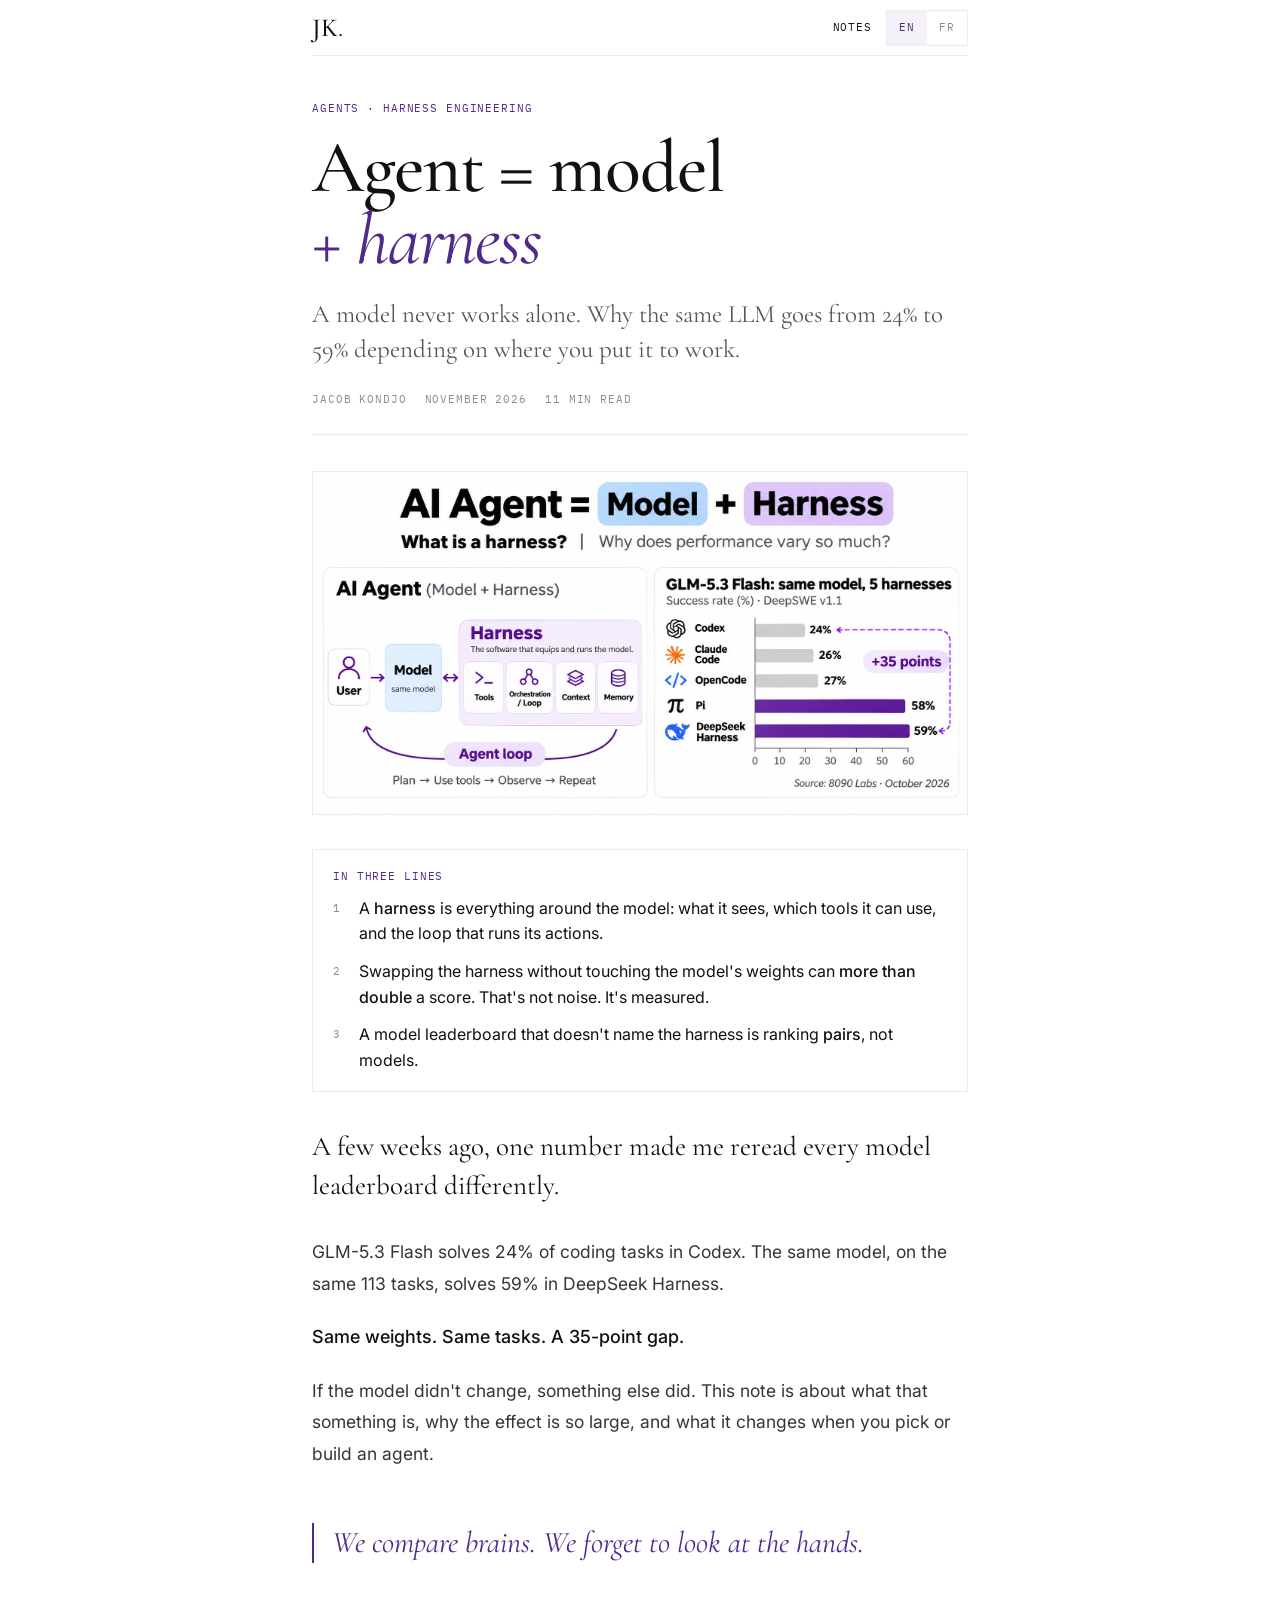
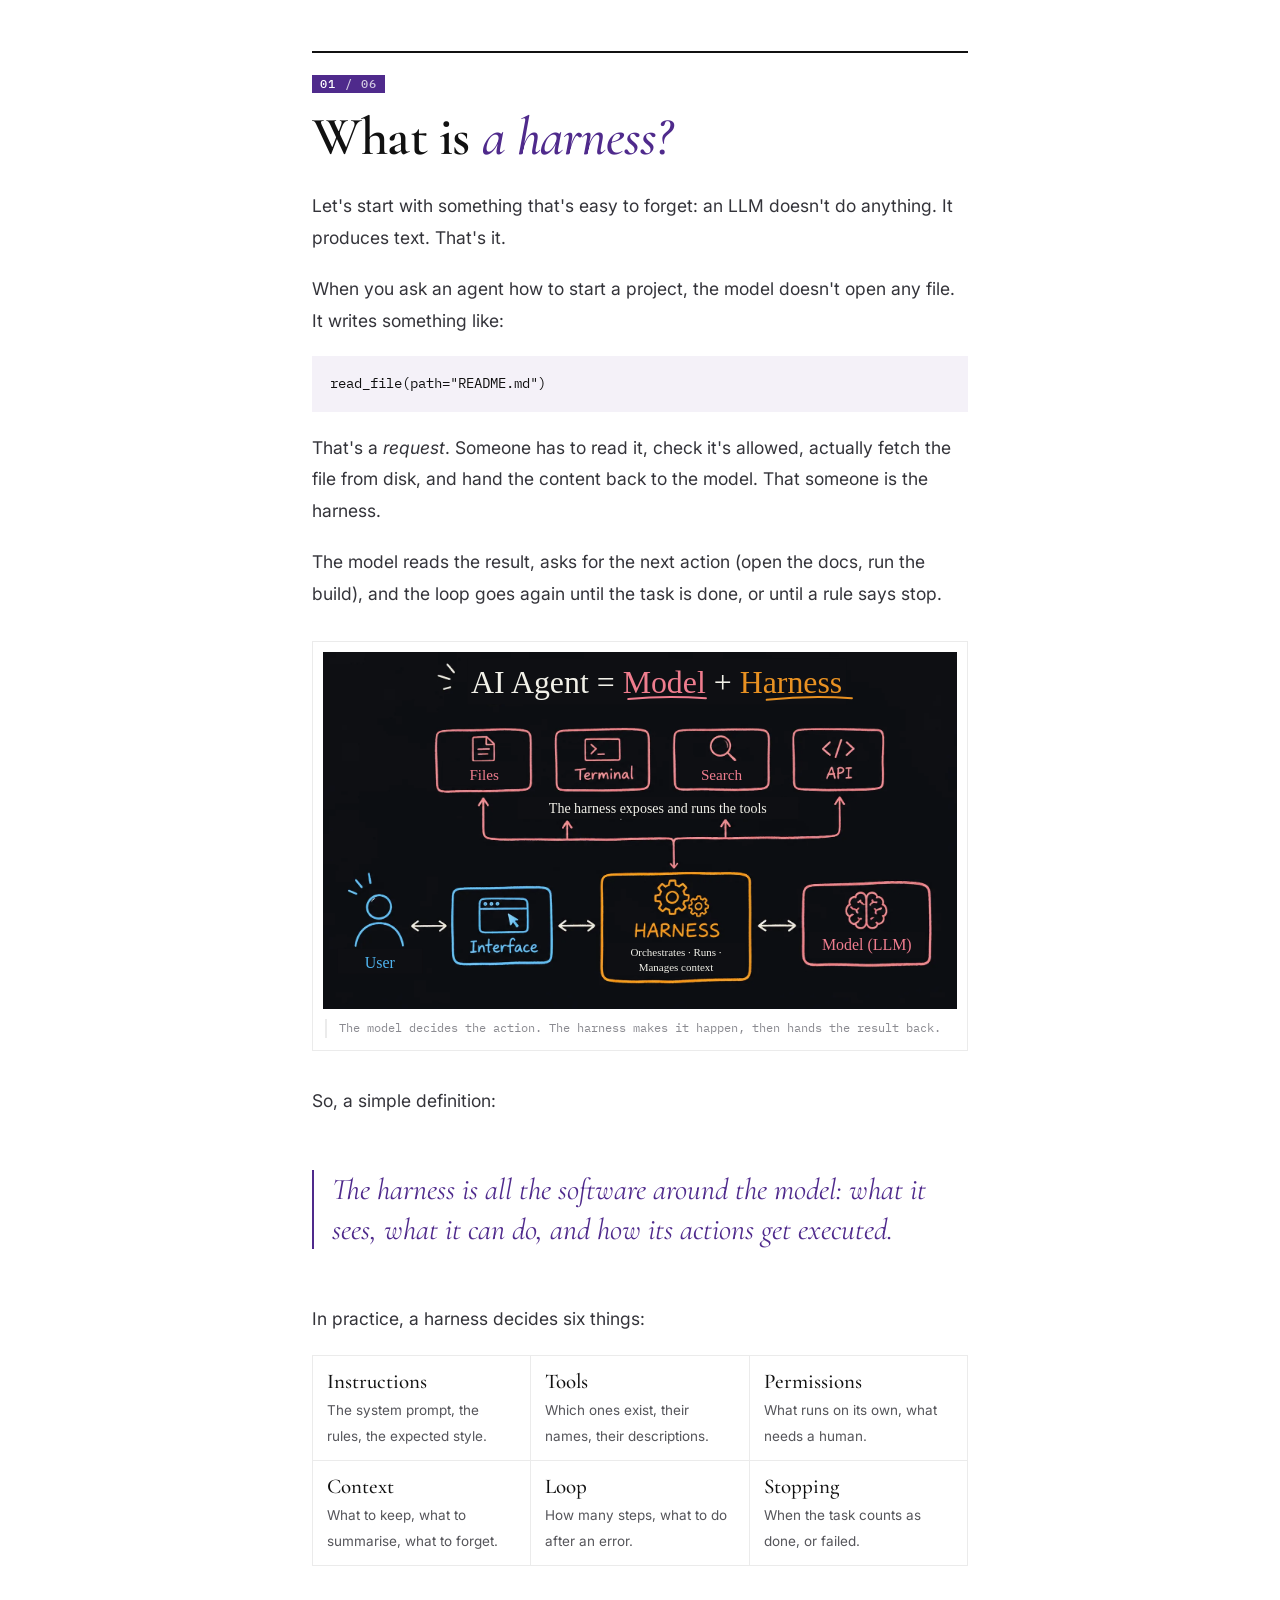
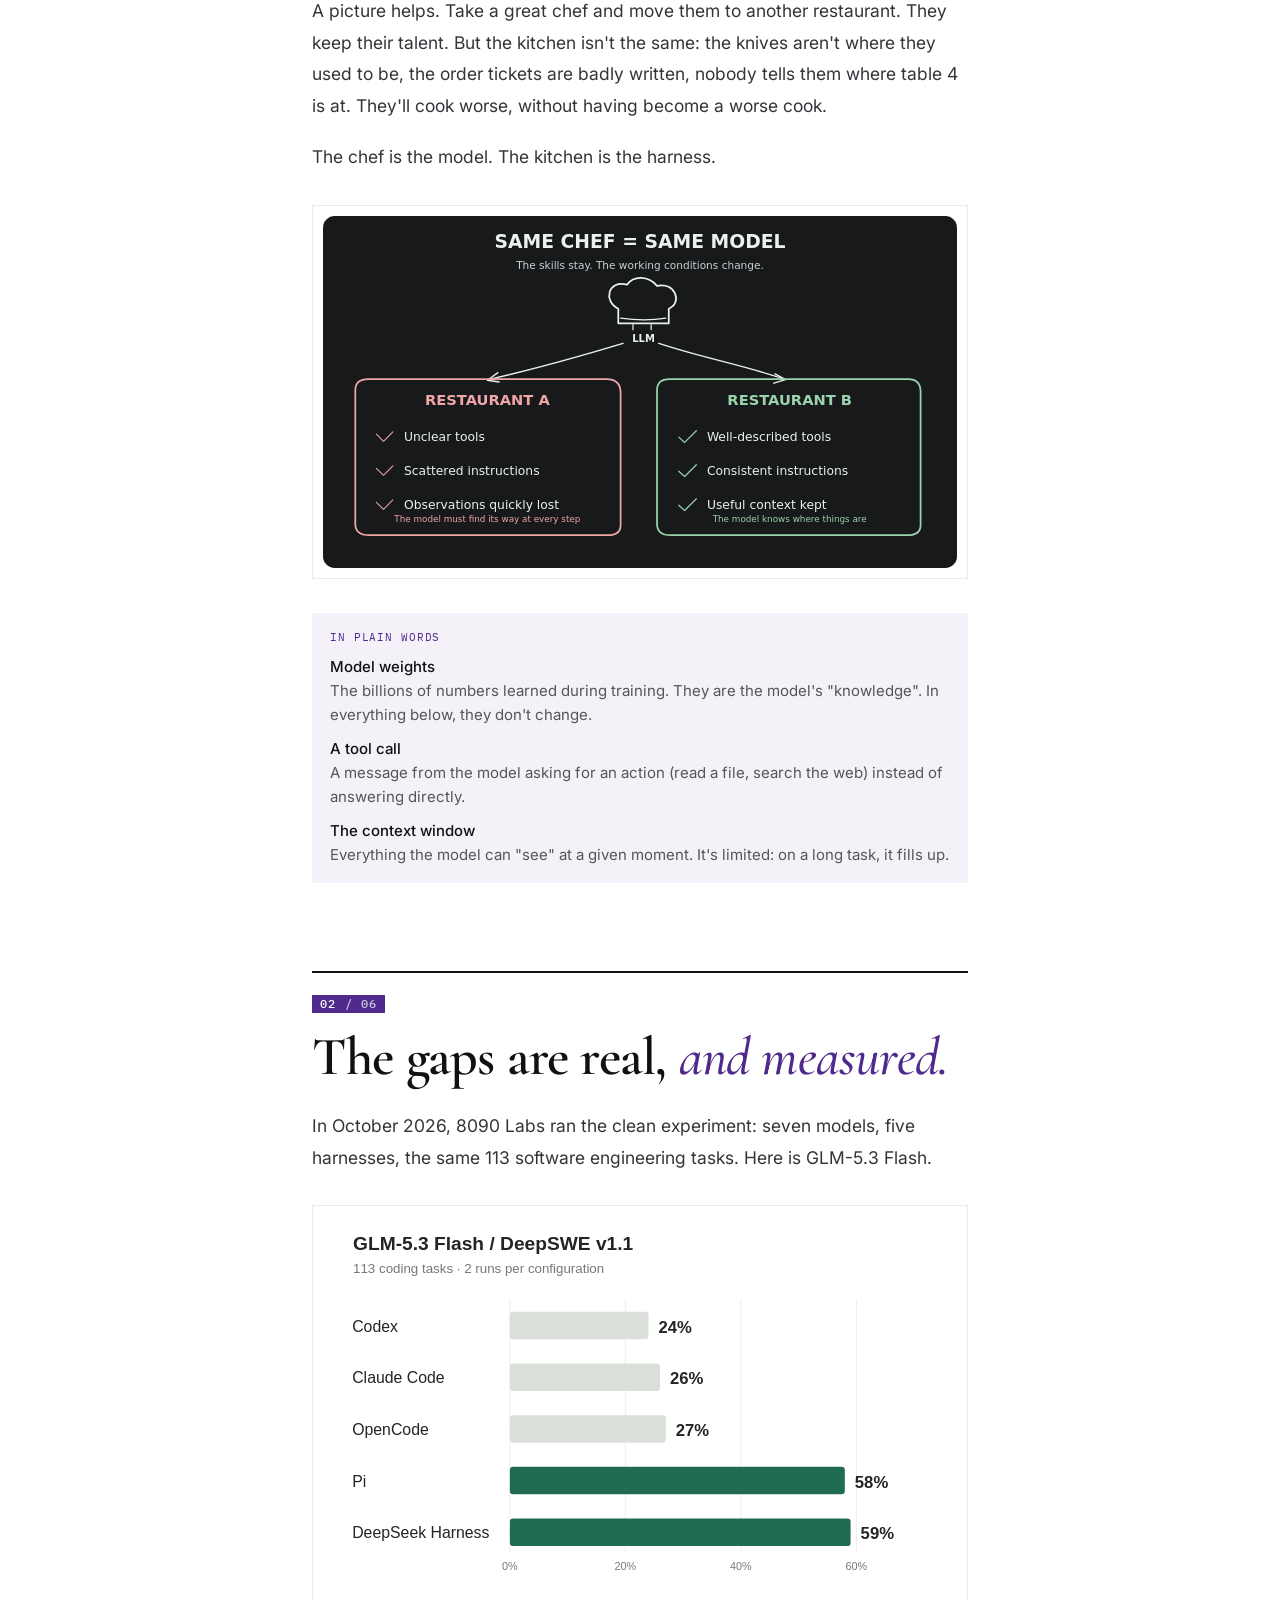
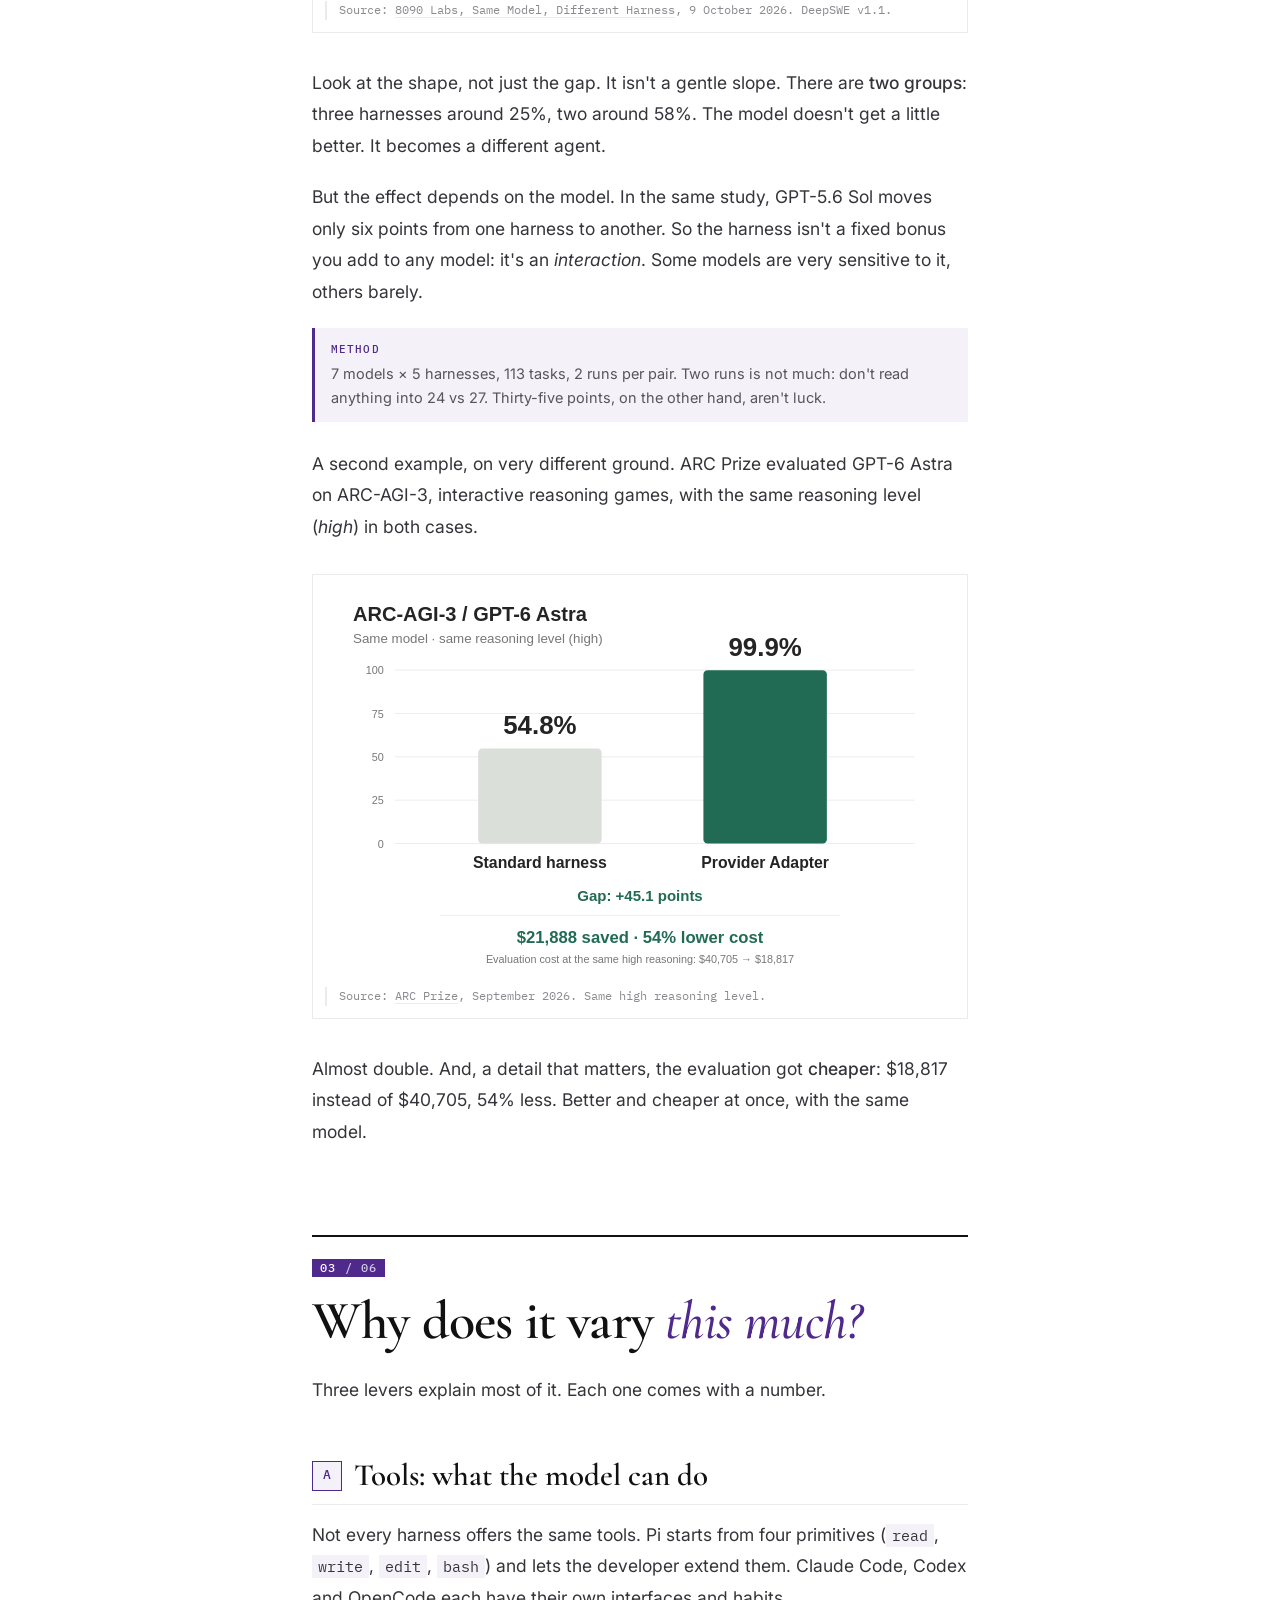
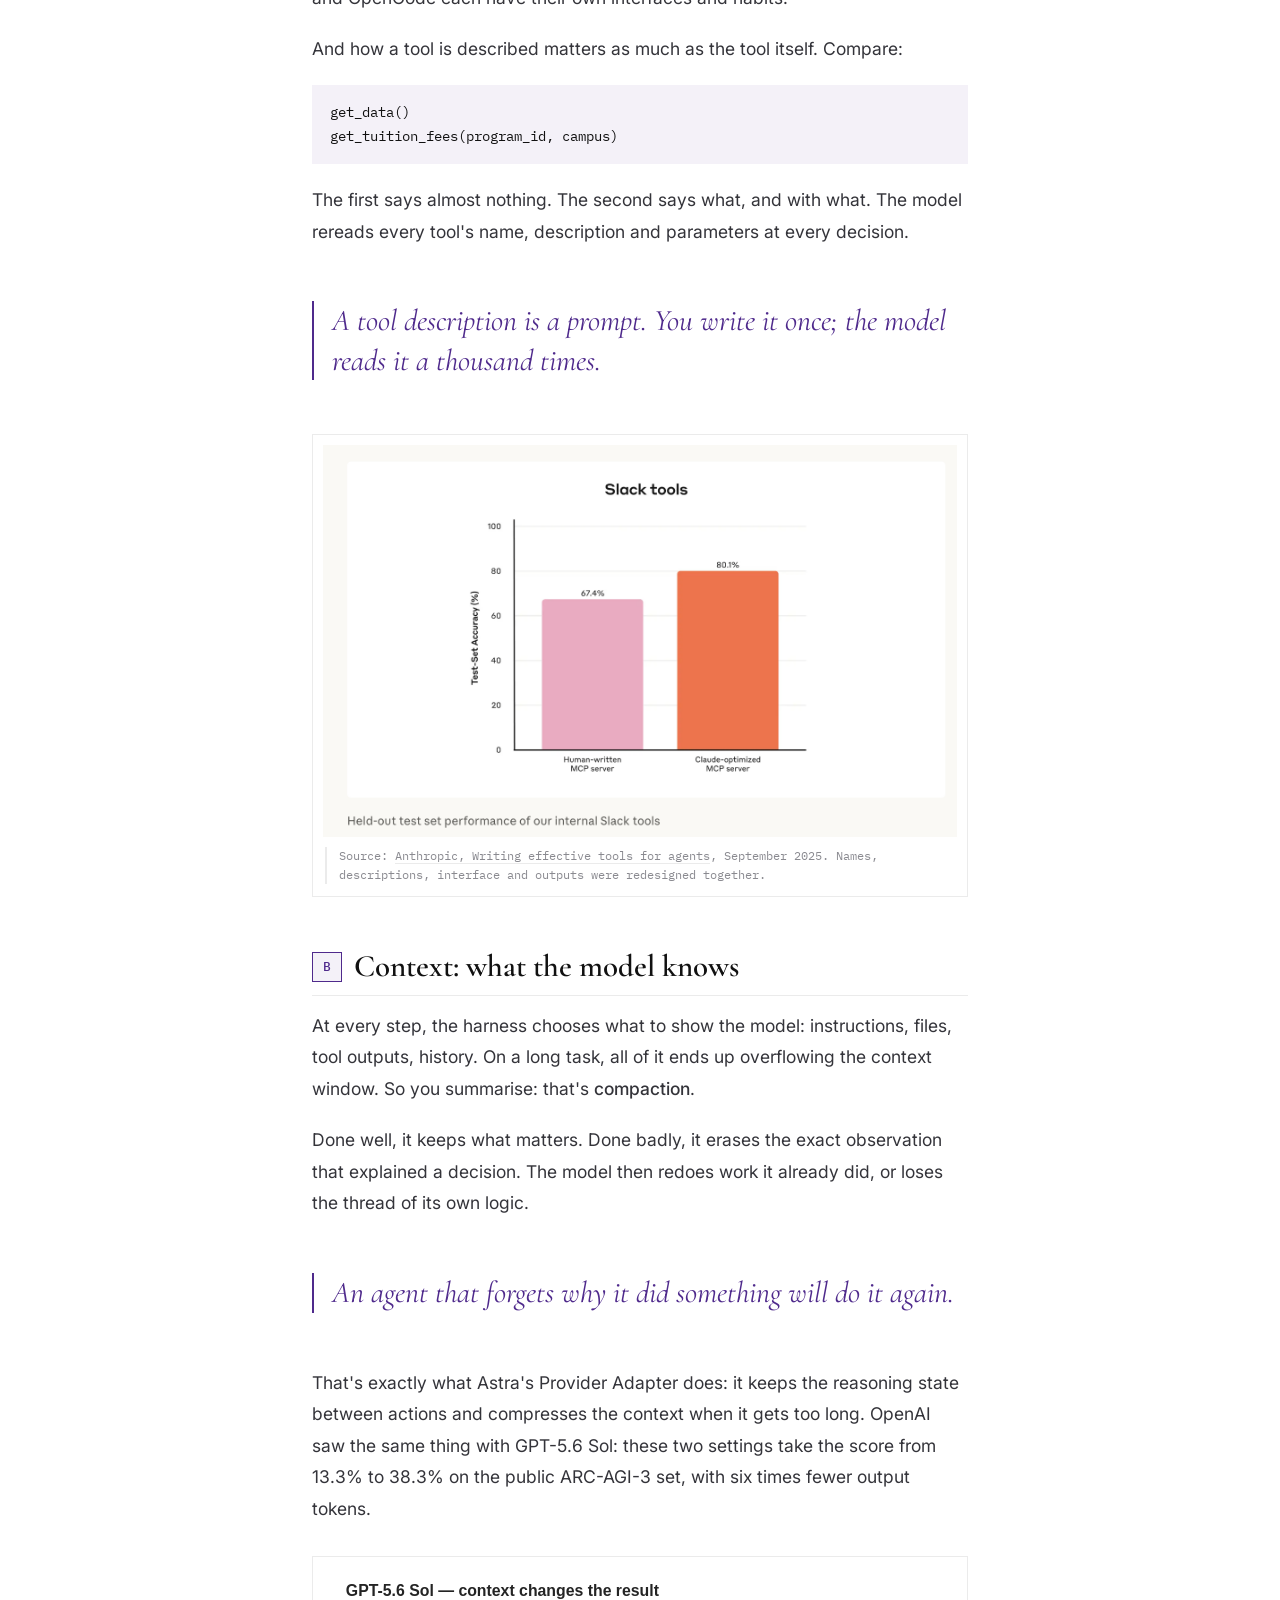
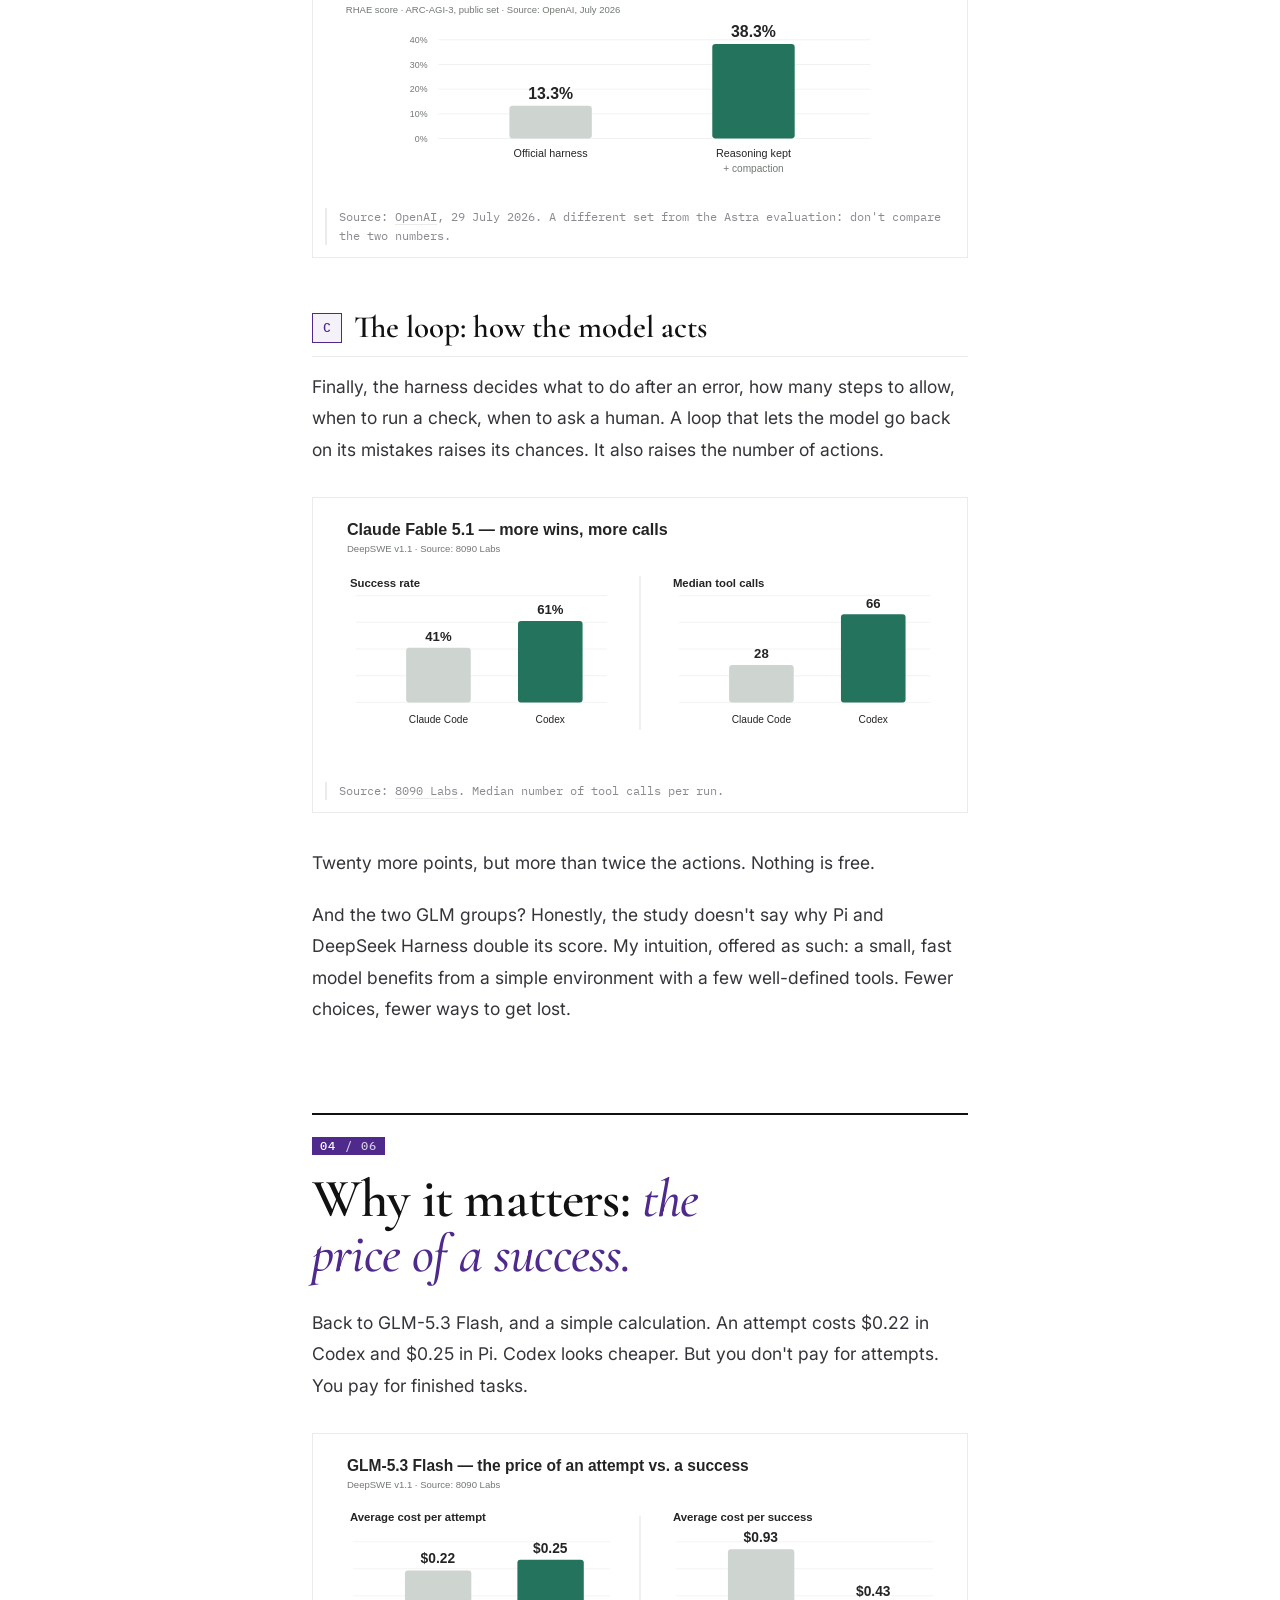
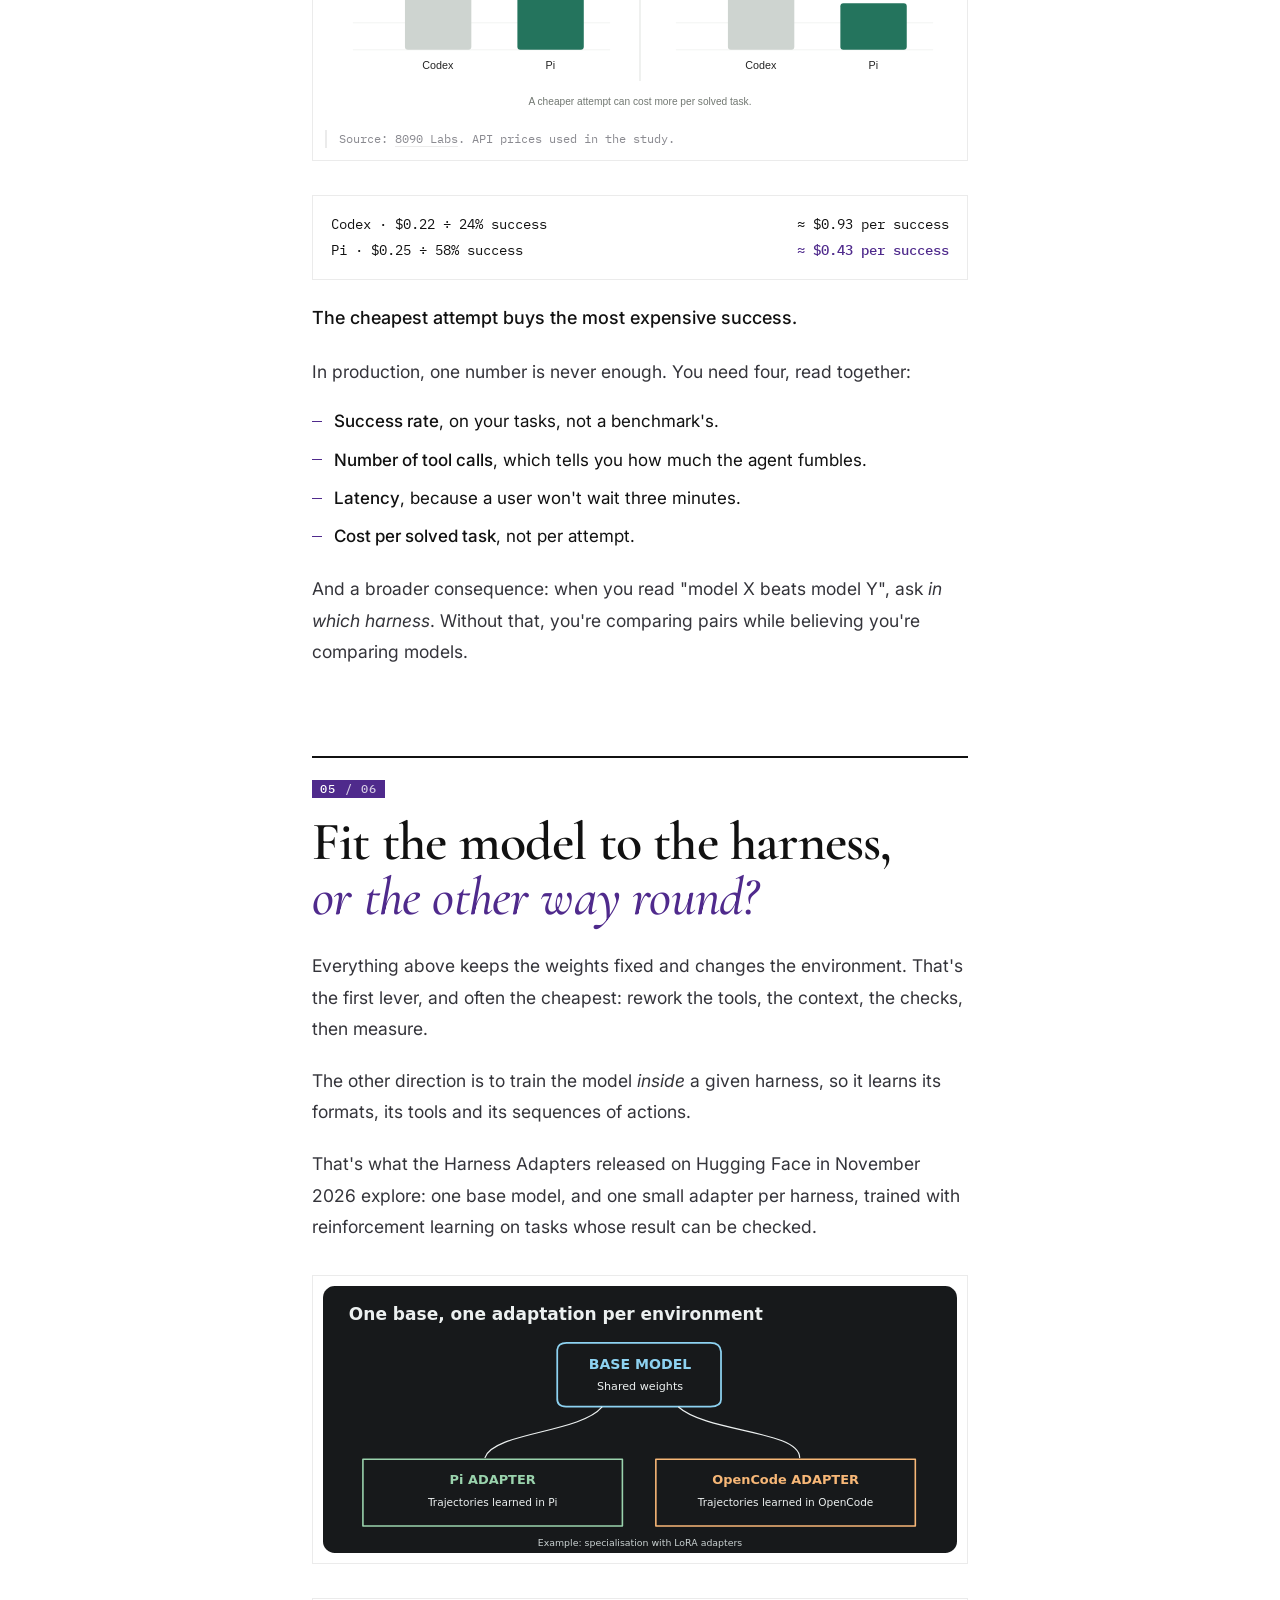
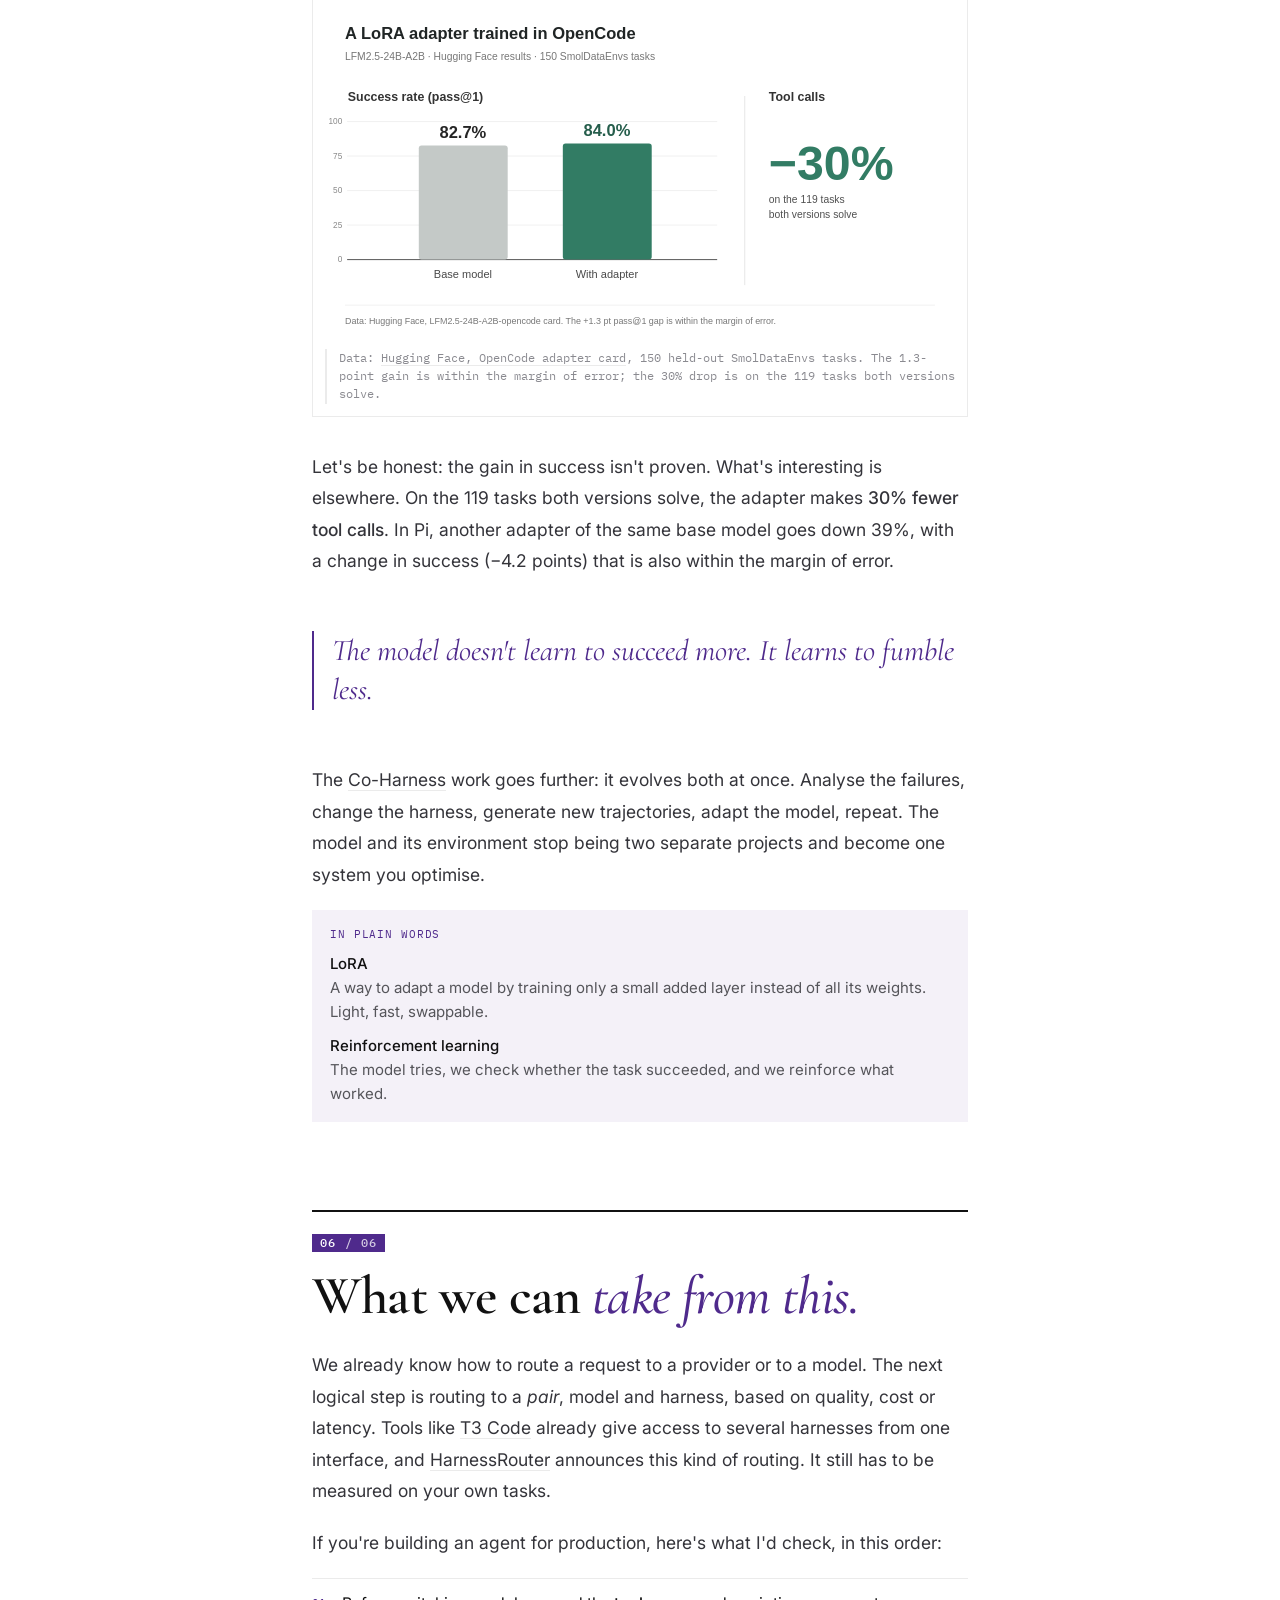
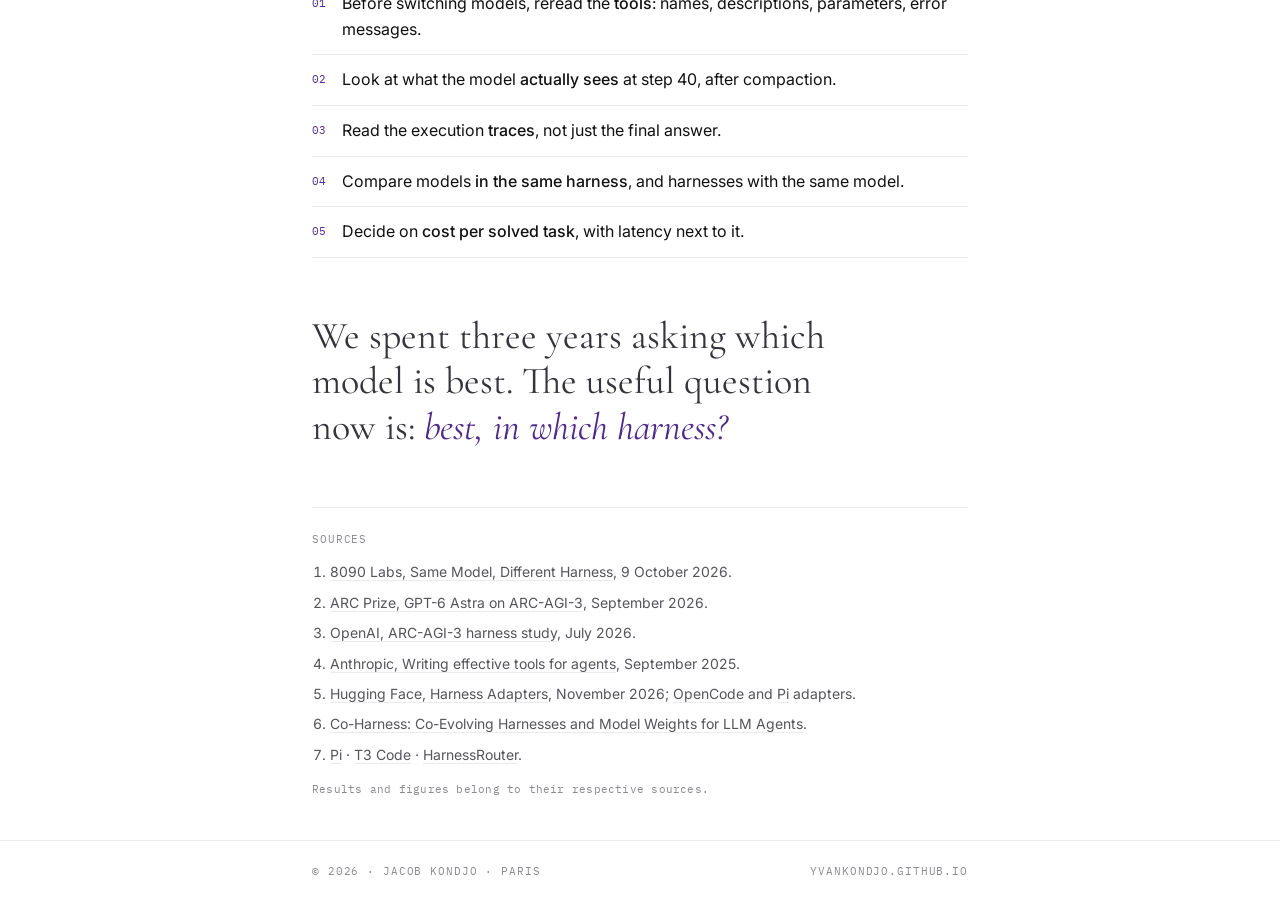
<file: notes/agent-harness/index.html>
<!doctype html>
<html lang="en">
<head>
<meta charset="utf-8">
<meta name="viewport" content="width=device-width,initial-scale=1,viewport-fit=cover">
<title>Agent = model + harness · Jacob Kondjo</title>
<meta name="description" content="Why the same LLM goes from 24% to 59% depending on the harness it runs in, and what that changes when you pick or build an agent.">
<meta name="theme-color" content="#4f2a8c">
<link rel="canonical" href="https://yvankondjo.github.io/notes/agent-harness/">
<meta property="og:type" content="article">
<meta property="og:title" content="Agent = model + harness">
<meta property="og:description" content="Same model, same tasks, 35 points apart. What a harness is, why it matters, and what to check before shipping an agent.">
<meta property="og:url" content="https://yvankondjo.github.io/notes/agent-harness/">
<meta property="og:image" content="https://yvankondjo.github.io/notes/agent-harness/img/og-v2.jpg">
<meta property="og:image:width" content="1200">
<meta property="og:image:height" content="628">
<meta property="og:image:alt" content="AI Agent = Model + Harness: what a harness is, and GLM-5.3 Flash going from 24% to 59% across five harnesses.">
<meta name="twitter:card" content="summary_large_image">
<link rel="icon" href="data:image/svg+xml,%3Csvg xmlns='http://www.w3.org/2000/svg' viewBox='0 0 64 64'%3E%3Crect width='64' height='64' rx='14' fill='%234f2a8c'/%3E%3Ctext x='32' y='42' font-family='Georgia,serif' font-size='28' fill='white' text-anchor='middle'%3EJK%3C/text%3E%3C/svg%3E">
<script>
(function () {
  var saved = null; try { saved = localStorage.getItem("lang"); } catch (e) {}
  var langs = navigator.languages || [navigator.language || ""];
  var fr = false; for (var i = 0; i < langs.length; i++) if (/^fr\b/i.test(langs[i])) fr = true;
  var l = saved === "fr" || saved === "en" ? saved : (fr ? "fr" : "en");
  document.documentElement.setAttribute("data-lang", l); document.documentElement.lang = l;
})();
</script>
<link rel="preconnect" href="https://fonts.googleapis.com">
<link rel="preconnect" href="https://fonts.gstatic.com" crossorigin>
<link rel="stylesheet" href="https://fonts.googleapis.com/css2?family=Cormorant+Garamond:ital,wght@0,400;0,500;0,600;1,400;1,500;1,600&family=Inter:wght@400;500&family=IBM+Plex+Mono:wght@400;500&display=swap">
<style>
:root{
  --body:#34343a;--paper:#ffffff;--ink:#111111;--ink-2:#55555a;--ink-3:#8a8a90;--rule:#ebebeb;--tint:#f4f1f8;--accent:#4f2a8c;--on-accent:#ffffff;
  --display:"Cormorant Garamond",Georgia,serif;--text:Inter,system-ui,sans-serif;--mono:"IBM Plex Mono",ui-monospace,monospace;
}
@media (prefers-color-scheme:dark){:root:not([data-theme="light"]){
  --body:#c9c9c4;--paper:#0c0c0c;--ink:#f2f2f0;--ink-2:#a5a5a0;--ink-3:#77776f;--rule:#242424;--tint:#1a1528;--accent:#b9a0f2;--on-accent:#0c0c0c;color-scheme:dark}}
:root[data-theme="dark"]{--body:#c9c9c4;--paper:#0c0c0c;--ink:#f2f2f0;--ink-2:#a5a5a0;--ink-3:#77776f;--rule:#242424;--tint:#1a1528;--accent:#b9a0f2;--on-accent:#0c0c0c;color-scheme:dark}
*{box-sizing:border-box}
html{-webkit-text-size-adjust:100%;scroll-behavior:smooth}
body{margin:0;background:var(--paper);color:var(--ink);font-family:var(--text);font-size:16px;line-height:1.6;-webkit-font-smoothing:antialiased}
::selection{background:var(--accent);color:var(--on-accent)}
a{color:inherit;text-decoration:none;border-bottom:1px solid var(--rule);transition:color .25s,border-color .25s}
a:hover{color:var(--accent);border-color:var(--accent)}
:focus-visible{outline:2px solid var(--accent);outline-offset:3px}
.mono{font-family:var(--mono);font-size:11px;letter-spacing:.08em;text-transform:uppercase}
.mut{color:var(--ink-3)}
.wrap{max-width:720px;margin:0 auto;padding:0 16px}
@media (min-width:760px){.wrap{padding:0 32px}}

/* barre */
.bar{display:flex;justify-content:space-between;align-items:center;height:56px;border-bottom:1px solid var(--rule)}
.bar .jk{font-family:var(--display);font-weight:500;font-size:26px;border:0}
.bar .jk i{color:var(--accent);font-style:normal}
.bar a.mono{border:0;min-height:44px;display:inline-flex;align-items:center}
.progress{position:fixed;top:0;left:0;height:2px;width:0;background:var(--accent);z-index:5}

/* tête */
header.art-head{padding:44px 0 26px;border-bottom:1px solid var(--rule)}
.kicker{color:var(--accent);margin:0 0 14px}
h1{font-family:var(--display);font-weight:500;font-size:clamp(42px,9vw,74px);line-height:.98;letter-spacing:-.015em;margin:0 0 20px;text-wrap:balance}
h1 i{color:var(--accent);font-weight:400}
.sub{font-family:var(--display);font-size:clamp(21px,3.4vw,25px);line-height:1.4;color:var(--ink-2);margin:0 0 24px;max-width:32em}
.meta{display:flex;gap:8px 18px;flex-wrap:wrap}

/* corps */
article{padding:36px 0 40px}
article p{font-size:17.5px;line-height:1.8;margin:0 0 1.15em;color:var(--body)}
article p.lede{font-family:var(--display);font-size:clamp(23px,3.6vw,27px);line-height:1.42;color:var(--ink)}
article p.short{font-size:18px;font-weight:500;color:var(--ink);margin:1.2em 0}
/* Titres : nettement plus grands que le texte, avec un filet et un numéro */
h2{font-family:var(--display);font-weight:600;font-size:clamp(38px,7.4vw,54px);line-height:1.02;letter-spacing:-.015em;color:var(--ink);margin:88px 0 26px;padding-top:22px;border-top:2px solid var(--ink);text-wrap:balance;scroll-margin-top:20px}
h2 .n{display:inline-block;font-family:var(--mono);font-size:12px;font-weight:500;letter-spacing:.1em;color:var(--on-accent);background:var(--accent);padding:3px 8px;margin-bottom:16px}
h2 .n::after{content:" / 06";opacity:.75}
h2 .n{display:table}
h2 i{color:var(--accent);font-weight:500}
h3{font-family:var(--display);font-weight:600;font-size:clamp(26px,4.6vw,31px);line-height:1.15;color:var(--ink);margin:52px 0 14px;padding-bottom:10px;border-bottom:1px solid var(--rule);display:flex;align-items:center;gap:12px}
h3 .mono{flex:none;display:inline-grid;place-items:center;width:30px;height:30px;font-size:13px;font-weight:500;letter-spacing:0;background:var(--tint);color:var(--accent);border:1px solid var(--accent)}
code{font-family:var(--mono);font-size:.86em;background:var(--tint);padding:2px 6px}
pre{font-family:var(--mono);font-size:14px;line-height:1.7;background:var(--tint);padding:16px 18px;margin:0 0 1.4em;overflow-x:auto;white-space:pre}
.pull{font-family:var(--display);font-style:italic;font-size:clamp(25px,4vw,30px);line-height:1.32;color:var(--accent);border-left:2px solid var(--accent);padding-left:18px;margin:1.8em 0}
strong{font-weight:500}
ul.clean{list-style:none;padding:0;margin:0 0 1.4em}
ul.clean li{position:relative;padding-left:22px;font-size:17px;line-height:1.7;margin-bottom:.55em}
ul.clean li::before{content:"";position:absolute;left:0;top:.8em;width:10px;height:1px;background:var(--accent)}

/* TL;DR */
.tldr{border:1px solid var(--rule);padding:18px 20px 6px;margin:0 0 36px}
.tldr .mono{color:var(--accent);display:block;margin-bottom:10px}
.tldr ol{margin:0;padding:0;list-style:none;counter-reset:t}
.tldr li{counter-increment:t;display:grid;grid-template-columns:26px 1fr;font-size:16px;line-height:1.6;margin-bottom:12px}
.tldr li::before{content:counter(t);font-family:var(--mono);font-size:11px;color:var(--ink-3);padding-top:4px}

/* encadrés */
.clair{background:var(--tint);padding:16px 18px;margin:0 0 1.6em}
.clair .mono{color:var(--accent);display:block;margin-bottom:8px}
.clair dl{margin:0}
.clair dt{font-weight:500;font-size:15px}
.clair dd{margin:0 0 10px;font-size:15px;line-height:1.6;color:var(--ink-2)}
.clair dd:last-child{margin-bottom:0}
article p.methode{font-family:var(--text);font-size:14.5px;line-height:1.65;color:var(--ink-2);background:var(--tint);border-left:3px solid var(--accent);padding:12px 16px;margin:0 0 1.8em}
.methode b{display:block;font-family:var(--mono);font-size:11px;font-weight:500;letter-spacing:.1em;text-transform:uppercase;color:var(--accent);margin-bottom:4px}

/* composants du harness */
.parts{display:grid;grid-template-columns:1fr 1fr;gap:1px;background:var(--rule);border:1px solid var(--rule);margin:0 0 1.8em}
@media (min-width:640px){.parts{grid-template-columns:1fr 1fr 1fr}}
.parts div{background:var(--paper);padding:14px 14px 12px}
.parts b{display:block;font-family:var(--display);font-weight:500;font-size:21px;line-height:1.1;margin-bottom:4px}
.parts span{font-size:13.5px;line-height:1.5;color:var(--ink-2)}

/* figures */
figure{margin:28px 0 30px}
figcaption{font-family:var(--mono);font-size:11.5px;line-height:1.6;color:var(--ink-3);margin-top:10px;padding-left:12px;border-left:2px solid var(--rule)}
figure.pic{border:1px solid var(--rule);padding:10px;margin:32px 0 34px}
figure.pic figcaption{margin:10px 2px 2px}
figcaption a{border-color:var(--rule)}
.fig-t{font-family:var(--display);font-size:22px;font-weight:500;line-height:1.2;margin:0 0 2px}
.fig-s{font-family:var(--mono);font-size:11px;color:var(--ink-3);margin:0 0 16px;letter-spacing:.02em}
.bars{display:grid;gap:9px}
.row{display:grid;grid-template-columns:104px 1fr 54px;align-items:center;gap:10px}
@media (min-width:640px){.row{grid-template-columns:140px 1fr 60px}}
.row .k{font-size:13.5px;line-height:1.25}
.row .v{font-family:var(--mono);font-size:13px;text-align:right}
.track{height:22px;background:var(--tint);position:relative;overflow:hidden}
.fill{position:absolute;inset:0 auto 0 0;background:var(--ink-3);width:0;transition:width 1.1s cubic-bezier(.2,.7,.2,1)}
.row.hi .fill{background:var(--accent)}
.row.hi .v,.row.hi .k{color:var(--accent);font-weight:500}
.group-gap{height:6px}
.duo{display:grid;gap:26px}
@media (min-width:640px){.duo{grid-template-columns:1fr 1fr;gap:28px}}
.duo .row{grid-template-columns:96px 1fr 50px}

/* images d'origine */
figure.pic img{display:block;width:100%;height:auto;background:#fff}
/* calcul */
.calc{border:1px solid var(--rule);padding:16px 18px;margin:0 0 1.6em;font-family:var(--mono);font-size:13.5px;line-height:1.9}
.calc .r{display:flex;justify-content:space-between;gap:12px;flex-wrap:wrap}
.calc b{color:var(--accent);font-weight:500}

/* schéma */
.loop svg{width:100%;height:auto;display:block}
.loop text{font-family:var(--text);fill:var(--ink)}
.loop .m{font-family:var(--mono);fill:var(--ink-3);font-size:13px;letter-spacing:.06em}
.loop .box{fill:var(--paper);stroke:var(--ink);stroke-width:1.2}
.loop .box.h{stroke:var(--accent);fill:var(--tint)}
.loop .arr{fill:none;stroke:var(--accent);stroke-width:1.4;stroke-dasharray:4 6;animation:run 1.6s linear infinite}
.loop .tip{fill:var(--accent)}
@keyframes run{to{stroke-dashoffset:-20}}

/* check-list + fin */
.check{list-style:none;padding:0;margin:0 0 1.6em;border-top:1px solid var(--rule)}
.check li{display:grid;grid-template-columns:30px 1fr;padding:12px 0;border-bottom:1px solid var(--rule);font-size:16px;line-height:1.6}
.check li span{font-family:var(--mono);font-size:11px;color:var(--accent);padding-top:4px}
.end{font-family:var(--display);font-size:clamp(28px,5vw,38px);line-height:1.2;margin:56px 0 0;text-wrap:balance}
.end i{color:var(--accent)}
.sources{border-top:1px solid var(--rule);margin-top:56px;padding-top:22px}
.sources ol{padding-left:18px;margin:12px 0 0}
.sources li{font-size:14px;line-height:1.6;margin-bottom:8px;color:var(--ink-2)}
footer{border-top:1px solid var(--rule);padding:22px 0 calc(28px + env(safe-area-inset-bottom,0px))}
footer .wrap{display:flex;justify-content:space-between;gap:12px;flex-wrap:wrap}
footer a{border:0}
@media (prefers-reduced-motion:reduce){*{animation:none!important;transition:none!important}html{scroll-behavior:auto}}

/* image d'ouverture */
figure.pic.hero{margin:0 0 34px;padding:0;border:0}
figure.pic.hero img{border:1px solid var(--rule)}
/* langue */
html[data-lang="fr"] .L[lang="en"],html:not([data-lang="fr"]) .L[lang="fr"]{display:none}
.bar .right{display:flex;align-items:center;gap:14px}
.lang{display:flex;border:1px solid var(--rule)}
.lang button{all:unset;cursor:pointer;font-family:var(--mono);font-size:11px;letter-spacing:.08em;min-width:40px;min-height:34px;display:grid;place-items:center;color:var(--ink-3)}
.lang button[aria-pressed="true"]{background:var(--tint);color:var(--accent)}
.lang button:focus-visible{outline:2px solid var(--accent)}
</style>
</head>
<body>
<div class="progress" id="progress"></div>
<div class="wrap">
  <nav class="bar">
    <a class="jk" href="../../">JK<i>.</i></a>
    <div class="right">
      <a class="mono" href="../../#blog"><span class="L" lang="en">Notes</span><span class="L" lang="fr">Écrits</span></a>
      <div class="lang" role="group" aria-label="Language"><button type="button" data-l="en">EN</button><button type="button" data-l="fr">FR</button></div>
    </div>
  </nav>
  <div class="L" lang="en">
  <header class="art-head">
    <p class="mono kicker">Agents · Harness engineering</p>
    <h1>Agent = model <i>+ harness</i></h1>
    <p class="sub">A model never works alone. Why the same LLM goes from 24% to 59% depending on where you put it to work.</p>
    <div class="meta mono mut"><span>Jacob Kondjo</span><span>November 2026</span><span>11 min read</span></div>
  </header>

  <article>
    <figure class="pic hero"><img src="img/infographic.jpg" alt="AI Agent = Model + Harness. Left: the user talks to the model, which works inside a harness made of tools, orchestration, context and memory, in a loop: plan, use tools, observe, repeat. Right: GLM-5.3 Flash success rate in five harnesses, from 24% in Codex to 59% in DeepSeek Harness, a 35-point gap." width="1734" height="907" decoding="async"></figure>
    <div class="tldr">
      <span class="mono">In three lines</span>
      <ol>
        <li><span>A <strong>harness</strong> is everything around the model: what it sees, which tools it can use, and the loop that runs its actions.</span></li>
        <li><span>Swapping the harness without touching the model's weights can <strong>more than double</strong> a score. That's not noise. It's measured.</span></li>
        <li><span>A model leaderboard that doesn't name the harness is ranking <strong>pairs</strong>, not models.</span></li>
      </ol>
    </div>

    <p class="lede">A few weeks ago, one number made me reread every model leaderboard differently.</p>
    <p>GLM-5.3 Flash solves 24% of coding tasks in Codex. The same model, on the same 113 tasks, solves 59% in DeepSeek Harness.</p>
    <p class="short">Same weights. Same tasks. A 35-point gap.</p>
    <p>If the model didn't change, something else did. This note is about what that something is, why the effect is so large, and what it changes when you pick or build an agent.</p>
    <p class="pull">We compare brains. We forget to look at the hands.</p>

    <h2 id="definition"><span class="n">01</span>What is <i>a harness?</i></h2>
    <p>Let's start with something that's easy to forget: an LLM doesn't do anything. It produces text. That's it.</p>
    <p>When you ask an agent how to start a project, the model doesn't open any file. It writes something like:</p>
    <pre>read_file(path="README.md")</pre>
    <p>That's a <em>request</em>. Someone has to read it, check it's allowed, actually fetch the file from disk, and hand the content back to the model. That someone is the harness.</p>
    <p>The model reads the result, asks for the next action (open the docs, run the build), and the loop goes again until the task is done, or until a rule says stop.</p>

    <figure class="pic"><img src="img/en/architecture.svg" alt="AI agent architecture: user, interface, harness, model and tools." loading="lazy" decoding="async"><figcaption>The model decides the action. The harness makes it happen, then hands the result back.</figcaption></figure>

    <p>So, a simple definition:</p>
    <p class="pull">The harness is all the software around the model: what it sees, what it can do, and how its actions get executed.</p>
    <p>In practice, a harness decides six things:</p>
    <div class="parts">
      <div><b>Instructions</b><span>The system prompt, the rules, the expected style.</span></div>
      <div><b>Tools</b><span>Which ones exist, their names, their descriptions.</span></div>
      <div><b>Permissions</b><span>What runs on its own, what needs a human.</span></div>
      <div><b>Context</b><span>What to keep, what to summarise, what to forget.</span></div>
      <div><b>Loop</b><span>How many steps, what to do after an error.</span></div>
      <div><b>Stopping</b><span>When the task counts as done, or failed.</span></div>
    </div>
    <p>A picture helps. Take a great chef and move them to another restaurant. They keep their talent. But the kitchen isn't the same: the knives aren't where they used to be, the order tickets are badly written, nobody tells them where table 4 is at. They'll cook worse, without having become a worse cook.</p>
    <p>The chef is the model. The kitchen is the harness.</p>
    <figure class="pic"><img src="img/en/cuisines.svg" alt="The same chef in two kitchens organised differently." loading="lazy" decoding="async"></figure>

    <div class="clair">
      <span class="mono">In plain words</span>
      <dl>
        <dt>Model weights</dt><dd>The billions of numbers learned during training. They are the model's "knowledge". In everything below, they don't change.</dd>
        <dt>A tool call</dt><dd>A message from the model asking for an action (read a file, search the web) instead of answering directly.</dd>
        <dt>The context window</dt><dd>Everything the model can "see" at a given moment. It's limited: on a long task, it fills up.</dd>
      </dl>
    </div>

    <h2 id="chiffres"><span class="n">02</span>The gaps are real, <i>and measured.</i></h2>
    <p>In October 2026, 8090 Labs ran the clean experiment: seven models, five harnesses, the same 113 software engineering tasks. Here is GLM-5.3 Flash.</p>
    <figure class="pic"><img src="img/en/glm.svg" alt="GLM-5.3 Flash in Codex, Claude Code, OpenCode, Pi and DeepSeek Harness." loading="lazy" decoding="async"><figcaption>Source: <a href="https://www.8090.ai/blog/same-model-different-harness">8090 Labs, Same Model, Different Harness</a>, 9 October 2026. DeepSWE v1.1.</figcaption></figure>
    <p>Look at the shape, not just the gap. It isn't a gentle slope. There are <strong>two groups</strong>: three harnesses around 25%, two around 58%. The model doesn't get a little better. It becomes a different agent.</p>
    <p>But the effect depends on the model. In the same study, GPT-5.6 Sol moves only six points from one harness to another. So the harness isn't a fixed bonus you add to any model: it's an <em>interaction</em>. Some models are very sensitive to it, others barely.</p>
    <p class="methode"><b>Method</b> 7 models × 5 harnesses, 113 tasks, 2 runs per pair. Two runs is not much: don't read anything into 24 vs 27. Thirty-five points, on the other hand, aren't luck.</p>

    <p>A second example, on very different ground. ARC Prize evaluated GPT-6 Astra on ARC-AGI-3, interactive reasoning games, with the same reasoning level (<em>high</em>) in both cases.</p>
    <figure class="pic"><img src="img/en/astra.svg" alt="GPT-6 Astra on ARC-AGI-3 Semi-Private: standard harness 54.8% vs Provider Adapter 99.9%." loading="lazy" decoding="async"><figcaption>Source: <a href="https://arcprize.org/blog/astra">ARC Prize</a>, September 2026. Same high reasoning level.</figcaption></figure>
    <p>Almost double. And, a detail that matters, the evaluation got <strong>cheaper</strong>: $18,817 instead of $40,705, 54% less. Better and cheaper at once, with the same model.</p>

    <h2 id="pourquoi"><span class="n">03</span>Why does it vary <i>this much?</i></h2>
    <p>Three levers explain most of it. Each one comes with a number.</p>

    <h3><span class="mono">A</span>Tools: what the model can do</h3>
    <p>Not every harness offers the same tools. Pi starts from four primitives (<code>read</code>, <code>write</code>, <code>edit</code>, <code>bash</code>) and lets the developer extend them. Claude Code, Codex and OpenCode each have their own interfaces and habits.</p>
    <p>And how a tool is described matters as much as the tool itself. Compare:</p>
    <pre>get_data()
get_tuition_fees(program_id, campus)</pre>
    <p>The first says almost nothing. The second says what, and with what. The model rereads every tool's name, description and parameters at every decision.</p>
    <p class="pull">A tool description is a prompt. You write it once; the model reads it a thousand times.</p>
    <figure class="pic"><img src="img/anthropic.png" alt="Anthropic benchmark of Slack tools: 67.4% with a human-written MCP server, 80.1% with optimised tools." loading="lazy" decoding="async"><figcaption>Source: <a href="https://www.anthropic.com/research/writing-tools-for-agents">Anthropic, Writing effective tools for agents</a>, September 2025. Names, descriptions, interface and outputs were redesigned together.</figcaption></figure>

    <h3><span class="mono">B</span>Context: what the model knows</h3>
    <p>At every step, the harness chooses what to show the model: instructions, files, tool outputs, history. On a long task, all of it ends up overflowing the context window. So you summarise: that's <strong>compaction</strong>.</p>
    <p>Done well, it keeps what matters. Done badly, it erases the exact observation that explained a decision. The model then redoes work it already did, or loses the thread of its own logic.</p>
    <p class="pull">An agent that forgets why it did something will do it again.</p>
    <p>That's exactly what Astra's Provider Adapter does: it keeps the reasoning state between actions and compresses the context when it gets too long. OpenAI saw the same thing with GPT-5.6 Sol: these two settings take the score from 13.3% to 38.3% on the public ARC-AGI-3 set, with six times fewer output tokens.</p>
    <figure class="pic"><img src="img/en/sol.svg" alt="GPT-5.6 Sol on ARC-AGI-3: 13.3% to 38.3% with kept reasoning and compaction." loading="lazy" decoding="async"><figcaption>Source: <a href="https://openai.com/index/how-two-settings-tripled-our-arc-agi-3-scores/">OpenAI</a>, 29 July 2026. A different set from the Astra evaluation: don't compare the two numbers.</figcaption></figure>

    <h3><span class="mono">C</span>The loop: how the model acts</h3>
    <p>Finally, the harness decides what to do after an error, how many steps to allow, when to run a check, when to ask a human. A loop that lets the model go back on its mistakes raises its chances. It also raises the number of actions.</p>
    <figure class="pic"><img src="img/en/fable.svg" alt="Claude Fable 5.1: success rate and median tool calls in Claude Code and Codex." loading="lazy" decoding="async"><figcaption>Source: <a href="https://www.8090.ai/blog/same-model-different-harness">8090 Labs</a>. Median number of tool calls per run.</figcaption></figure>
    <p>Twenty more points, but more than twice the actions. Nothing is free.</p>
    <p>And the two GLM groups? Honestly, the study doesn't say why Pi and DeepSeek Harness double its score. My intuition, offered as such: a small, fast model benefits from a simple environment with a few well-defined tools. Fewer choices, fewer ways to get lost.</p>

    <h2 id="cout"><span class="n">04</span>Why it matters: <i>the price of a success.</i></h2>
    <p>Back to GLM-5.3 Flash, and a simple calculation. An attempt costs $0.22 in Codex and $0.25 in Pi. Codex looks cheaper. But you don't pay for attempts. You pay for finished tasks.</p>
    <figure class="pic"><img src="img/en/cout.svg" alt="GLM-5.3 Flash: cost per attempt and cost per success in Codex and Pi." loading="lazy" decoding="async"><figcaption>Source: <a href="https://www.8090.ai/blog/same-model-different-harness">8090 Labs</a>. API prices used in the study.</figcaption></figure>
    <div class="calc">
      <div class="r"><span>Codex · $0.22 ÷ 24% success</span><span>≈ $0.93 per success</span></div>
      <div class="r"><span>Pi · $0.25 ÷ 58% success</span><span><b>≈ $0.43 per success</b></span></div>
    </div>
    <p class="short">The cheapest attempt buys the most expensive success.</p>
    <p>In production, one number is never enough. You need four, read together:</p>
    <ul class="clean">
      <li><strong>Success rate</strong>, on your tasks, not a benchmark's.</li>
      <li><strong>Number of tool calls</strong>, which tells you how much the agent fumbles.</li>
      <li><strong>Latency</strong>, because a user won't wait three minutes.</li>
      <li><strong>Cost per solved task</strong>, not per attempt.</li>
    </ul>
    <p>And a broader consequence: when you read "model X beats model Y", ask <em>in which harness</em>. Without that, you're comparing pairs while believing you're comparing models.</p>

    <h2 id="adapter"><span class="n">05</span>Fit the model to the harness, <i>or the other way round?</i></h2>
    <p>Everything above keeps the weights fixed and changes the environment. That's the first lever, and often the cheapest: rework the tools, the context, the checks, then measure.</p>
    <p>The other direction is to train the model <em>inside</em> a given harness, so it learns its formats, its tools and its sequences of actions.</p>
    <p>That's what the Harness Adapters released on Hugging Face in November 2026 explore: one base model, and one small adapter per harness, trained with reinforcement learning on tasks whose result can be checked.</p>
    <figure class="pic"><img src="img/en/adaptateurs.svg" alt="One base model and specialised adapters for different harnesses." loading="lazy" decoding="async"></figure>
    <figure class="pic"><img src="img/en/lfm.svg" alt="Hugging Face evaluation of LFM2.5-24B-A2B in OpenCode: success rate before and after training, and fewer tool calls." loading="lazy" decoding="async"><figcaption>Data: <a href="https://huggingface.co/harness-hub/LFM2.5-24B-A2B-opencode">Hugging Face, OpenCode adapter card</a>, 150 held-out SmolDataEnvs tasks. The 1.3-point gain is within the margin of error; the 30% drop is on the 119 tasks both versions solve.</figcaption></figure>
    <p>Let's be honest: the gain in success isn't proven. What's interesting is elsewhere. On the 119 tasks both versions solve, the adapter makes <strong>30% fewer tool calls</strong>. In Pi, another adapter of the same base model goes down 39%, with a change in success (−4.2 points) that is also within the margin of error.</p>
    <p class="pull">The model doesn't learn to succeed more. It learns to fumble less.</p>
    <p>The <a href="https://arxiv.org/abs/2607.22688">Co-Harness</a> work goes further: it evolves both at once. Analyse the failures, change the harness, generate new trajectories, adapt the model, repeat. The model and its environment stop being two separate projects and become one system you optimise.</p>

    <div class="clair">
      <span class="mono">In plain words</span>
      <dl>
        <dt>LoRA</dt><dd>A way to adapt a model by training only a small added layer instead of all its weights. Light, fast, swappable.</dd>
        <dt>Reinforcement learning</dt><dd>The model tries, we check whether the task succeeded, and we reinforce what worked.</dd>
      </dl>
    </div>

    <h2 id="retenir"><span class="n">06</span>What we can <i>take from this.</i></h2>
    <p>We already know how to route a request to a provider or to a model. The next logical step is routing to a <em>pair</em>, model and harness, based on quality, cost or latency. Tools like <a href="https://t3.codes/">T3 Code</a> already give access to several harnesses from one interface, and <a href="https://www.harnessrouter.ai/">HarnessRouter</a> announces this kind of routing. It still has to be measured on your own tasks.</p>
    <p>If you're building an agent for production, here's what I'd check, in this order:</p>
    <ol class="check">
      <li><span>01</span><div>Before switching models, reread the <strong>tools</strong>: names, descriptions, parameters, error messages.</div></li>
      <li><span>02</span><div>Look at what the model <strong>actually sees</strong> at step 40, after compaction.</div></li>
      <li><span>03</span><div>Read the execution <strong>traces</strong>, not just the final answer.</div></li>
      <li><span>04</span><div>Compare models <strong>in the same harness</strong>, and harnesses with the same model.</div></li>
      <li><span>05</span><div>Decide on <strong>cost per solved task</strong>, with latency next to it.</div></li>
    </ol>
    <p class="end">We spent three years asking which model is best. The useful question now is: <i>best, in which harness?</i></p>

    <section class="sources">
      <p class="mono mut" style="margin:0">Sources</p>
      <ol>
        <li><a href="https://www.8090.ai/blog/same-model-different-harness">8090 Labs, Same Model, Different Harness</a>, 9 October 2026.</li>
        <li><a href="https://arcprize.org/blog/astra">ARC Prize, GPT-6 Astra on ARC-AGI-3</a>, September 2026.</li>
        <li><a href="https://openai.com/index/how-two-settings-tripled-our-arc-agi-3-scores/">OpenAI, ARC-AGI-3 harness study</a>, July 2026.</li>
        <li><a href="https://www.anthropic.com/research/writing-tools-for-agents">Anthropic, Writing effective tools for agents</a>, September 2025.</li>
        <li><a href="https://huggingface.co/blog/harness-hub/harness-adapters">Hugging Face, Harness Adapters</a>, November 2026; <a href="https://huggingface.co/harness-hub/LFM2.5-24B-A2B-opencode">OpenCode</a> and <a href="https://huggingface.co/harness-hub/LFM2.5-24B-A2B-pi">Pi</a> adapters.</li>
        <li><a href="https://arxiv.org/abs/2607.22688">Co-Harness: Co-Evolving Harnesses and Model Weights for LLM Agents</a>.</li>
        <li><a href="https://pi.dev/">Pi</a> · <a href="https://t3.codes/">T3 Code</a> · <a href="https://www.harnessrouter.ai/">HarnessRouter</a>.</li>
      </ol>
      <p class="mono mut" style="margin:14px 0 0;text-transform:none;letter-spacing:.02em">Results and figures belong to their respective sources.</p>
    </section>
  </article>

  </div>
  <div class="L" lang="fr">
  <header class="art-head">
    <p class="mono kicker">Agents · Harness engineering</p>
    <h1>Agent = modèle <i>+ harness</i></h1>
    <p class="sub">Le modèle ne travaille jamais seul. Pourquoi le même LLM passe de 24&nbsp;% à 59&nbsp;% selon l'endroit où on le fait travailler.</p>
    <div class="meta mono mut"><span>Jacob Kondjo</span><span>Novembre 2026</span><span>12 min</span></div>
  </header>

  <article>
    <figure class="pic hero"><img src="img/infographic.jpg" alt="Agent IA = modèle + harness. À gauche : l'utilisateur parle au modèle, qui travaille dans un harness fait d'outils, d'orchestration, de contexte et de mémoire, en boucle : planifier, utiliser les outils, observer, recommencer. À droite : taux de réussite de GLM-5.3 Flash dans cinq harnesses, de 24&nbsp;% dans Codex à 59&nbsp;% dans DeepSeek Harness, soit 35 points d'écart." width="1734" height="907" decoding="async"></figure>
    <div class="tldr">
      <span class="mono">En trois lignes</span>
      <ol>
        <li><span>Un <strong>harness</strong>, c'est tout ce qui entoure le modèle : ce qu'il voit, les outils qu'il peut utiliser, et la boucle qui exécute ses actions.</span></li>
        <li><span>Changer de harness sans toucher aux poids du modèle peut <strong>plus que doubler</strong> un score. Ce n'est pas du bruit : c'est mesuré.</span></li>
        <li><span>Un classement de modèles qui ne précise pas le harness mesure un <strong>couple</strong>, pas un modèle.</span></li>
      </ol>
    </div>

    <p class="lede">Il y a quelques semaines, un chiffre m'a fait relire tous les classements de modèles autrement.</p>
    <p>GLM-5.3 Flash résout 24&nbsp;% des tâches de code dans Codex. Le même modèle, sur les mêmes 113 tâches, en résout 59&nbsp;% dans DeepSeek Harness.</p>
    <p class="short">Mêmes poids. Mêmes tâches. 35 points d'écart.</p>
    <p>Si le modèle n'a pas changé, quelque chose d'autre a changé. Ce texte cherche quoi, pourquoi l'effet est si fort, et ce que ça change concrètement quand on choisit ou qu'on construit un agent.</p>
    <p class="pull">On compare des cerveaux. On oublie de regarder les mains.</p>

    <h2 id="fr-definition"><span class="n">01</span>C'est quoi, <i>un harness ?</i></h2>
    <p>Commençons par une chose qu'on oublie facilement : un LLM ne fait rien. Il produit du texte. C'est tout.</p>
    <p>Quand vous demandez à un agent comment démarrer un projet, le modèle n'ouvre aucun fichier. Il écrit quelque chose comme :</p>
    <pre>read_file(path="README.md")</pre>
    <p>C'est une <em>demande</em>. Il faut quelqu'un pour la lire, vérifier qu'elle est autorisée, aller réellement chercher le fichier sur le disque, et rendre son contenu au modèle. Ce quelqu'un, c'est le harness.</p>
    <p>Le modèle lit le résultat, demande l'action suivante (ouvrir une doc, lancer la compilation), et la boucle recommence jusqu'à ce que la tâche soit finie, ou qu'une règle dise d'arrêter.</p>

    <figure class="pic"><img src="img/fr/architecture.webp" alt="Architecture d'un agent IA : interface, harness, modèle et outils." loading="lazy" decoding="async"><figcaption>Le modèle décide de l'action. Le harness la fait exister, puis lui rend le résultat.</figcaption></figure>

    <p>Donc, une définition simple :</p>
    <p class="pull">Le harness, c'est tout le logiciel autour du modèle : ce qu'il voit, ce qu'il peut faire, et la façon dont ses actions sont exécutées.</p>
    <p>Concrètement, un harness décide de six choses :</p>
    <div class="parts">
      <div><b>Instructions</b><span>Le prompt système, les règles, le style attendu.</span></div>
      <div><b>Outils</b><span>Lesquels existent, leur nom, leur description.</span></div>
      <div><b>Permissions</b><span>Ce qui s'exécute seul, ce qui demande un humain.</span></div>
      <div><b>Contexte</b><span>Ce qu'on garde, ce qu'on résume, ce qu'on oublie.</span></div>
      <div><b>Boucle</b><span>Combien d'étapes, que faire après une erreur.</span></div>
      <div><b>Arrêt</b><span>Quand considérer la tâche finie, ou ratée.</span></div>
    </div>
    <p>Une image aide. Prenez un très bon cuisinier et faites-le changer de restaurant. Il garde son talent. Mais la cuisine n'est plus la même : les couteaux ne sont pas au même endroit, les fiches de commande sont mal écrites, personne ne lui dit où en est la table 4. Il cuisinera moins bien, sans être devenu moins bon.</p>
    <p>Le cuisinier, c'est le modèle. La cuisine, c'est le harness.</p>
    <figure class="pic"><img src="img/fr/cuisines.svg" alt="Le même cuisinier face à deux cuisines organisées différemment." loading="lazy" decoding="async"></figure>

    <div class="clair">
      <span class="mono">En clair</span>
      <dl>
        <dt>Les poids du modèle</dt><dd>Les milliards de nombres appris pendant l'entraînement. C'est le « savoir » du modèle. Dans tout ce qui suit, ils ne changent pas.</dd>
        <dt>Un appel d'outil</dt><dd>Un message du modèle qui demande une action (lire un fichier, chercher sur le web) au lieu de répondre directement.</dd>
        <dt>La fenêtre de contexte</dt><dd>Tout ce que le modèle peut « voir » à un instant donné. Elle est limitée : sur une longue tâche, elle se remplit.</dd>
      </dl>
    </div>

    <h2 id="fr-chiffres"><span class="n">02</span>Les écarts sont réels, <i>et mesurés.</i></h2>
    <p>En octobre 2026, 8090 Labs a fait l'expérience propre : sept modèles, cinq harnesses, les mêmes 113 tâches de développement logiciel. Voici GLM-5.3 Flash.</p>

    <figure class="pic"><img src="img/fr/glm.svg" alt="Benchmark GLM-5.3 Flash dans Codex, Claude Code, OpenCode, Pi et DeepSeek Harness." loading="lazy" decoding="async"><figcaption>Source : <a href="https://www.8090.ai/blog/same-model-different-harness">8090 Labs, Same Model, Different Harness</a>, 9 octobre 2026.</figcaption></figure>

    <p>Regardez la forme, pas seulement l'écart. Ce n'est pas une pente douce. Il y a <strong>deux groupes</strong> : trois harnesses autour de 25&nbsp;%, deux autour de 58&nbsp;%. Le modèle ne devient pas un peu meilleur. Il devient un autre agent.</p>
    <p>Mais l'effet dépend du modèle. Dans la même étude, GPT-5.6 Sol ne bouge que de six points d'un harness à l'autre. Le harness n'est donc pas un bonus fixe qu'on ajoute à n'importe quel modèle : c'est une <em>interaction</em>. Certains modèles y sont très sensibles, d'autres presque pas.</p>
    <p class="methode"><b>Méthode</b> 7 modèles × 5 harnesses, 113 tâches, 2 exécutions par combinaison. Deux exécutions, c'est peu : ne lisez rien dans 24 contre 27. Trente-cinq points, en revanche, ne s'expliquent pas par le hasard.</p>

    <p>Second exemple, sur un tout autre terrain. ARC Prize a évalué GPT-6 Astra sur ARC-AGI-3, des jeux de raisonnement interactifs, avec le même niveau de raisonnement (<em>high</em>) dans les deux cas.</p>

    <figure class="pic"><img src="img/fr/astra.svg" alt="GPT-6 Astra sur ARC-AGI-3 Semi-Private : harness standard à 54,8&nbsp;% contre Provider Adapter à 99,9&nbsp;%." loading="lazy" decoding="async"><figcaption>Source : <a href="https://arcprize.org/blog/astra">ARC Prize</a>, septembre 2026.</figcaption></figure>
    <p>Presque le double. Et, détail qui compte, l'évaluation a coûté <strong>moins cher</strong> : 18 817 $ au lieu de 40 705 $, soit 54&nbsp;% d'économie. Meilleur et moins cher à la fois, avec le même modèle.</p>

    <h2 id="fr-pourquoi"><span class="n">03</span>Pourquoi ça varie <i>autant ?</i></h2>
    <p>Trois leviers expliquent l'essentiel. Chacun a sa preuve chiffrée.</p>

    <h3><span class="mono">A</span>Les outils : ce que le modèle peut faire</h3>
    <p>Tous les harnesses n'offrent pas les mêmes outils. Pi part de quatre primitives (<code>read</code>, <code>write</code>, <code>edit</code>, <code>bash</code>) et laisse le développeur étendre. Claude Code, Codex ou OpenCode ont chacun leurs interfaces et leurs habitudes.</p>
    <p>Et la façon de décrire un outil compte autant que l'outil lui-même. Comparez :</p>
    <pre>get_data()
get_tuition_fees(program_id, campus)</pre>
    <p>Le premier ne dit presque rien. Le second dit quoi, et avec quoi. Le modèle relit le nom, la description et les paramètres de chaque outil à chaque décision.</p>
    <p class="pull">Une description d'outil, c'est un prompt. On l'écrit une fois, le modèle la relit mille fois.</p>
    <figure class="pic"><img src="img/anthropic.png" alt="Benchmark Anthropic des outils Slack : 67,4&nbsp;% avec un serveur MCP écrit manuellement, 80,1&nbsp;% avec des outils optimisés." loading="lazy" decoding="async"><figcaption>Source : <a href="https://www.anthropic.com/research/writing-tools-for-agents">Anthropic, Writing effective tools for agents</a>, septembre 2025. Noms, descriptions, interface et retours ont été repensés ensemble.</figcaption></figure>

    <h3><span class="mono">B</span>Le contexte : ce que le modèle sait</h3>
    <p>À chaque étape, le harness choisit ce qu'il montre au modèle : les instructions, les fichiers, les réponses des outils, l'historique. Sur une longue tâche, tout ça finit par déborder de la fenêtre de contexte. Il faut alors résumer : c'est la <strong>compaction</strong>.</p>
    <p>Bien faite, elle garde l'essentiel. Mal faite, elle efface justement l'observation qui expliquait une décision. Le modèle refait alors un travail déjà fait, ou perd le fil de sa propre logique.</p>
    <p class="pull">Un agent qui oublie pourquoi il a fait quelque chose va le refaire.</p>
    <p>C'est exactement ce que fait le Provider Adapter d'Astra : il garde l'état du raisonnement entre deux actions et compresse le contexte quand il devient trop long. OpenAI a observé la même chose avec GPT-5.6 Sol : ces deux réglages font passer le score de 13,3&nbsp;% à 38,3&nbsp;% sur le jeu public d'ARC-AGI-3, avec six fois moins de tokens produits.</p>
    <figure class="pic"><img src="img/fr/sol.svg" alt="Résultats GPT-5.6 Sol sur ARC-AGI-3 : 13,3&nbsp;% à 38,3&nbsp;% après conservation du raisonnement et compaction." loading="lazy" decoding="async"><figcaption>Source : <a href="https://openai.com/index/how-two-settings-tripled-our-arc-agi-3-scores/">OpenAI</a>, 29 juillet 2026. Ensemble différent de l'évaluation Astra : ne comparez pas les deux chiffres entre eux.</figcaption></figure>

    <h3><span class="mono">C</span>La boucle : comment le modèle agit</h3>
    <p>Enfin, le harness décide quoi faire après une erreur, combien d'étapes autoriser, quand lancer une vérification, quand demander à un humain. Une boucle qui laisse le modèle revenir sur ses erreurs augmente ses chances. Elle augmente aussi le nombre d'actions.</p>
    <figure class="pic"><img src="img/fr/fable.svg" alt="Claude Fable 5.1 : taux de réussite et appels d'outils médians dans Claude Code et Codex." loading="lazy" decoding="async"><figcaption>Source : <a href="https://www.8090.ai/blog/same-model-different-harness">8090 Labs</a>. Nombre médian d'appels d'outils par exécution.</figcaption></figure>
    <p>Vingt points de plus, mais plus de deux fois plus d'actions. Rien n'est gratuit.</p>
    <p>Et les deux groupes de GLM, alors ? Honnêtement, l'étude ne dit pas pourquoi Pi et DeepSeek Harness doublent son score. Mon intuition, que je donne comme telle : un modèle petit et rapide gagne à un environnement simple, avec peu d'outils bien définis. Moins de choix, moins d'occasions de se perdre.</p>

    <h2 id="fr-cout"><span class="n">04</span>Pourquoi c'est important : <i>le prix d'une réussite.</i></h2>
    <p>Revenons à GLM-5.3 Flash et faisons un calcul simple. Une tentative coûte 0,22 $ dans Codex et 0,25 $ dans Pi. Codex semble moins cher. Mais on ne paie pas pour des tentatives, on paie pour des tâches terminées.</p>
    <figure class="pic"><img src="img/fr/cout.svg" alt="GLM-5.3 Flash : coût d'une tentative et coût par tâche réussie dans Codex et Pi." loading="lazy" decoding="async"><figcaption>Source : <a href="https://www.8090.ai/blog/same-model-different-harness">8090 Labs</a>. Tarifs d'API utilisés dans l'étude.</figcaption></figure>
    <div class="calc">
      <div class="r"><span>Codex · 0,22 $ ÷ 24&nbsp;% de réussite</span><span>≈ 0,93 $ par réussite</span></div>
      <div class="r"><span>Pi · 0,25 $ ÷ 58&nbsp;% de réussite</span><span><b>≈ 0,43 $ par réussite</b></span></div>
    </div>
    <p class="short">La tentative la moins chère donne la réussite la plus chère.</p>
    <p>En production, un seul chiffre ne suffit jamais. Il en faut quatre, lus ensemble :</p>
    <ul class="clean">
      <li><strong>Le taux de réussite</strong>, sur vos tâches, pas sur celles d'un benchmark.</li>
      <li><strong>Le nombre d'appels d'outils</strong>, qui dit combien l'agent tâtonne.</li>
      <li><strong>La latence</strong>, parce qu'un utilisateur n'attend pas trois minutes.</li>
      <li><strong>Le coût par tâche réussie</strong>, pas par tentative.</li>
    </ul>
    <p>Et une conséquence plus large : quand on lit « le modèle X bat le modèle Y », il faut demander <em>dans quel harness</em>. Sans cette information, on compare des couples en croyant comparer des modèles.</p>

    <h2 id="fr-adapter"><span class="n">05</span>Adapter le modèle au harness, <i>ou l'inverse ?</i></h2>
    <p>Tout ce qui précède garde les poids fixes et change l'environnement. C'est le premier levier, et souvent le moins cher : retravailler les outils, le contexte, les vérifications, puis mesurer.</p>
    <p>L'autre direction consiste à entraîner le modèle <em>dans</em> un harness donné, pour qu'il en apprenne les formats, les outils et les enchaînements d'actions.</p>
    <p>C'est ce qu'explorent les Harness Adapters publiés sur Hugging Face en novembre 2026 : un même modèle de base, et un petit adaptateur par harness, entraîné par renforcement sur des tâches dont on peut vérifier le résultat.</p>
    <figure class="pic"><img src="img/fr/adaptateurs.svg" alt="Un modèle de base et des adaptateurs spécialisés pour différents harnesses." loading="lazy" decoding="async"></figure>
    <figure class="pic"><img src="img/fr/lfm.svg" alt="Évaluation Hugging Face de LFM2.5-24B-A2B dans OpenCode : taux de réussite avant et après entraînement, et réduction des appels d'outils." loading="lazy" decoding="async"><figcaption>Données : <a href="https://huggingface.co/harness-hub/LFM2.5-24B-A2B-opencode">fiche de l'adaptateur OpenCode</a>. +1,3 point, dans la marge d'incertitude.</figcaption></figure>
    <p>Soyons honnêtes : le gain de réussite n'est pas démontré. Ce qui est intéressant est ailleurs. Sur les 119 tâches que les deux versions réussissent, l'adaptateur utilise <strong>30&nbsp;% d'appels d'outils en moins</strong>. Dans Pi, un autre adaptateur du même modèle descend de 39&nbsp;%, pour une variation de réussite (−4,2 points) elle aussi dans la marge d'incertitude.</p>
    <p class="pull">Le modèle n'apprend pas à mieux réussir. Il apprend à moins tâtonner.</p>
    <p>Le travail <a href="https://arxiv.org/abs/2607.22688">Co-Harness</a> va plus loin : il fait évoluer les deux à la fois. On analyse les échecs, on modifie le harness, on génère de nouvelles trajectoires, on adapte le modèle, et on recommence. Le modèle et son environnement ne sont plus deux projets séparés, mais un seul système qu'on optimise.</p>

    <div class="clair">
      <span class="mono">En clair</span>
      <dl>
        <dt>LoRA</dt><dd>Une façon d'adapter un modèle en n'entraînant qu'une petite couche ajoutée, au lieu de tous ses poids. Léger, rapide, interchangeable.</dd>
        <dt>Apprentissage par renforcement</dt><dd>Le modèle essaie, on vérifie si la tâche est réussie, et on renforce ce qui a marché.</dd>
      </dl>
    </div>

    <h2 id="fr-retenir"><span class="n">06</span>Ce que nous pouvons <i>en tirer.</i></h2>
    <p>On sait déjà router une requête vers un fournisseur ou vers un modèle. La suite logique, c'est de router vers un <em>couple</em> modèle et harness, selon la qualité, le coût ou la latence. Des outils comme <a href="https://t3.codes/">T3 Code</a> donnent déjà accès à plusieurs harnesses depuis une même interface, et <a href="https://www.harnessrouter.ai/">HarnessRouter</a> annonce ce routage. Ça reste à mesurer sur ses propres tâches.</p>
    <p>Si vous construisez un agent pour la production, voici ce que je vérifierais, dans cet ordre :</p>
    <ol class="check">
      <li><span>01</span><div>Avant de changer de modèle, relire les <strong>outils</strong> : noms, descriptions, paramètres, messages d'erreur.</div></li>
      <li><span>02</span><div>Regarder ce que le modèle <strong>voit vraiment</strong> à l'étape 40, après compaction.</div></li>
      <li><span>03</span><div>Lire les <strong>traces</strong> d'exécution, pas seulement la réponse finale.</div></li>
      <li><span>04</span><div>Comparer les modèles <strong>dans le même harness</strong>, et les harnesses avec le même modèle.</div></li>
      <li><span>05</span><div>Décider sur le <strong>coût par tâche réussie</strong>, avec la latence à côté.</div></li>
    </ol>
    <p class="end">On a passé trois ans à demander quel est le meilleur modèle. La question utile maintenant, c'est : <i>le meilleur modèle, dans quel harness ?</i></p>

    <section class="sources">
      <p class="mono mut" style="margin:0">Sources</p>
      <ol>
        <li><a href="https://www.8090.ai/blog/same-model-different-harness">8090 Labs, Same Model, Different Harness</a>, 9 octobre 2026.</li>
        <li><a href="https://arcprize.org/blog/astra">ARC Prize, GPT-6 Astra on ARC-AGI-3</a>, septembre 2026.</li>
        <li><a href="https://openai.com/index/how-two-settings-tripled-our-arc-agi-3-scores/">OpenAI, ARC-AGI-3 harness study</a>, juillet 2026.</li>
        <li><a href="https://www.anthropic.com/research/writing-tools-for-agents">Anthropic, Writing effective tools for agents</a>, septembre 2025.</li>
        <li><a href="https://huggingface.co/blog/harness-hub/harness-adapters">Hugging Face, Harness Adapters</a>, novembre 2026 ; adaptateurs <a href="https://huggingface.co/harness-hub/LFM2.5-24B-A2B-opencode">OpenCode</a> et <a href="https://huggingface.co/harness-hub/LFM2.5-24B-A2B-pi">Pi</a>.</li>
        <li><a href="https://arxiv.org/abs/2607.22688">Co-Harness : Co-Evolving Harnesses and Model Weights for LLM Agents</a>.</li>
        <li><a href="https://pi.dev/">Pi</a> · <a href="https://t3.codes/">T3 Code</a> · <a href="https://www.harnessrouter.ai/">HarnessRouter</a>.</li>
      </ol>
      <p class="mono mut" style="margin:14px 0 0;text-transform:none;letter-spacing:.02em">Les résultats chiffrés appartiennent à leurs sources. Les figures citent leurs sources.</p>
    </section>
  </article>
  </div>
</div>
<footer><div class="wrap mono mut"><span>© 2026 · Jacob Kondjo · Paris</span><a href="../../">yvankondjo.github.io</a></div></footer>
<script>
(() => {
  const META = {
    en: ["Agent = model + harness · Jacob Kondjo", "Why the same LLM goes from 24% to 59% depending on the harness it runs in, and what that changes when you pick or build an agent."],
    fr: ["Agent = modèle + harness · Jacob Kondjo", "Pourquoi le même LLM passe de 24&nbsp;% à 59&nbsp;% selon le harness dans lequel il travaille, et ce que ça change pour choisir ou construire un agent."]
  };
  const desc = document.querySelector('meta[name="description"]');
  function setLang(l, save) {
    document.documentElement.setAttribute("data-lang", l); document.documentElement.lang = l;
    document.title = META[l][0]; desc.setAttribute("content", META[l][1]);
    document.querySelectorAll(".lang button").forEach(b => b.setAttribute("aria-pressed", String(b.dataset.l === l)));
    if (save) { try { localStorage.setItem("lang", l); } catch (e) {} }
  }
  document.querySelectorAll(".lang button").forEach(b => b.addEventListener("click", () => setLang(b.dataset.l, true)));
  setLang(document.documentElement.getAttribute("data-lang") === "fr" ? "fr" : "en", false);
  const bar = document.getElementById("progress");
  const onScroll = () => {
    const h = document.documentElement.scrollHeight - innerHeight;
    bar.style.width = (h > 0 ? (scrollY / h) * 100 : 0) + "%";
  };
  addEventListener("scroll", onScroll, {passive: true}); onScroll();
})();
</script>
</body>
</html>
</file>
